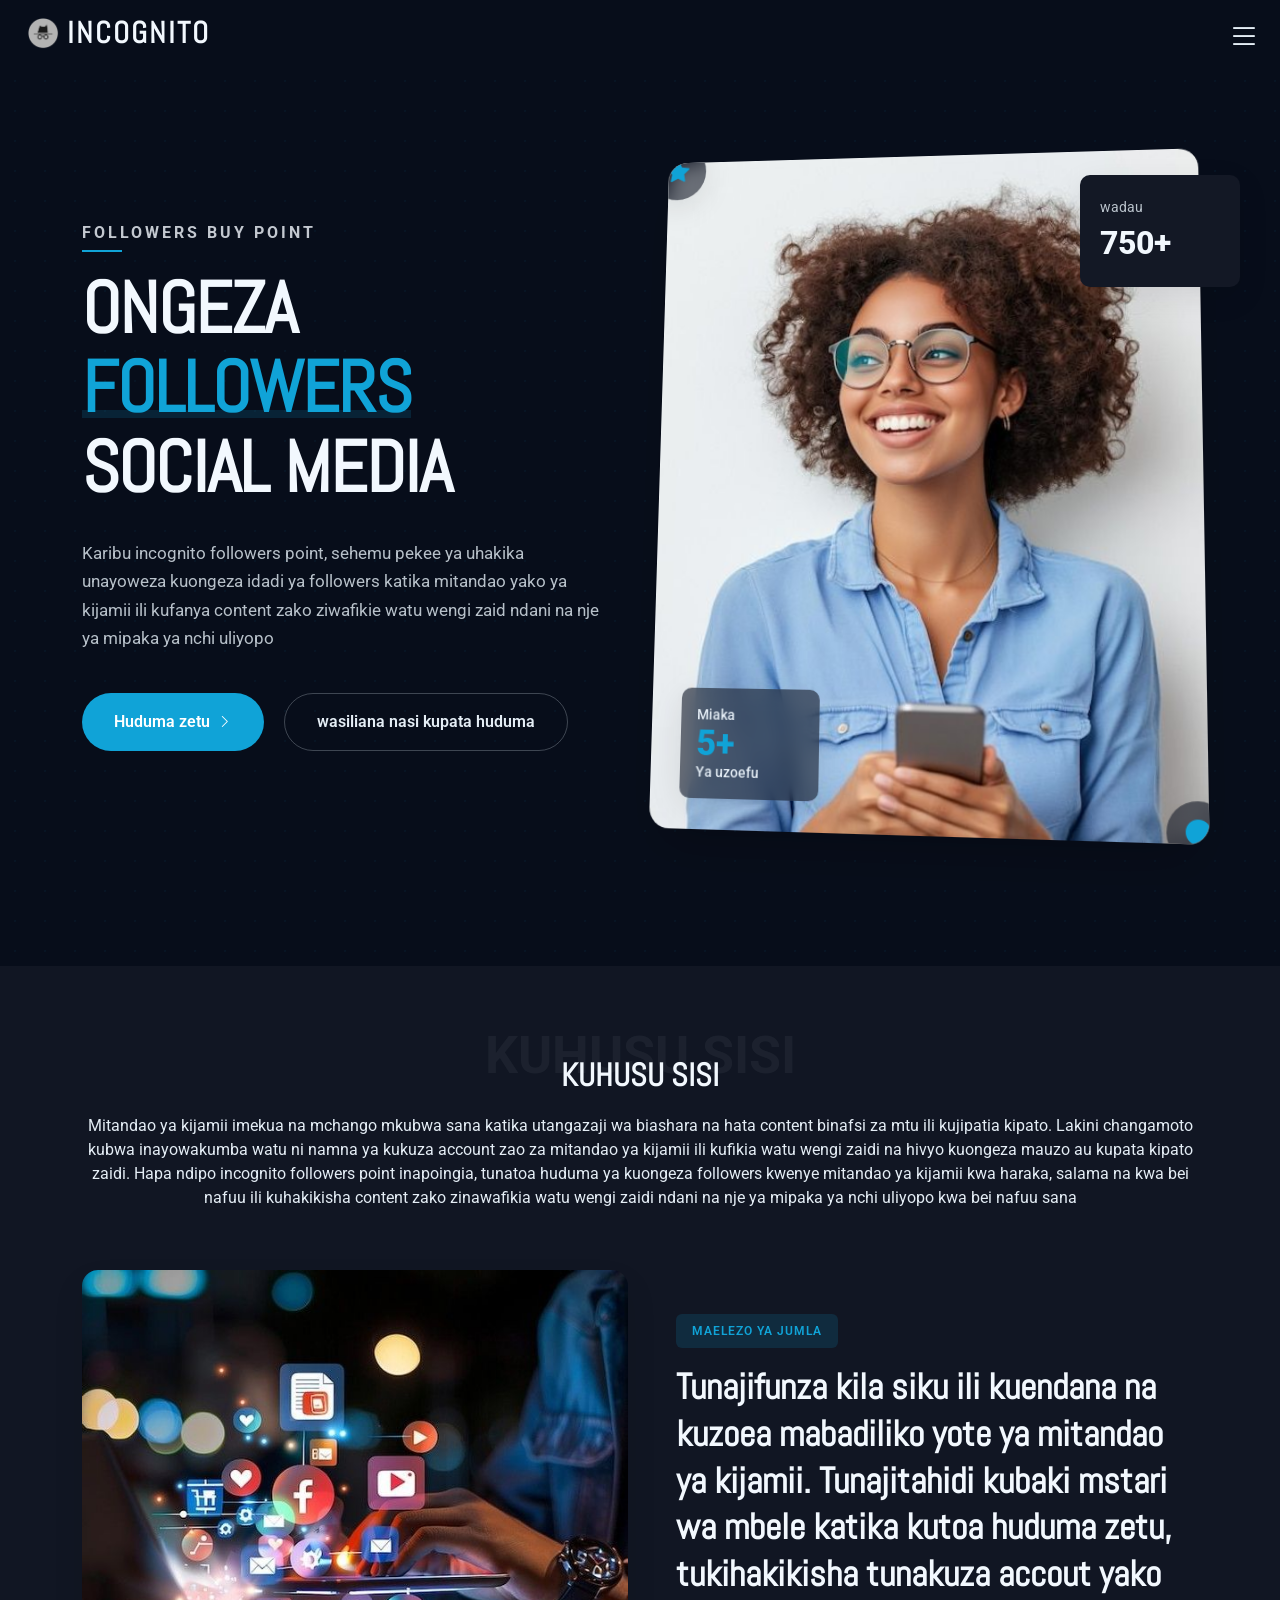
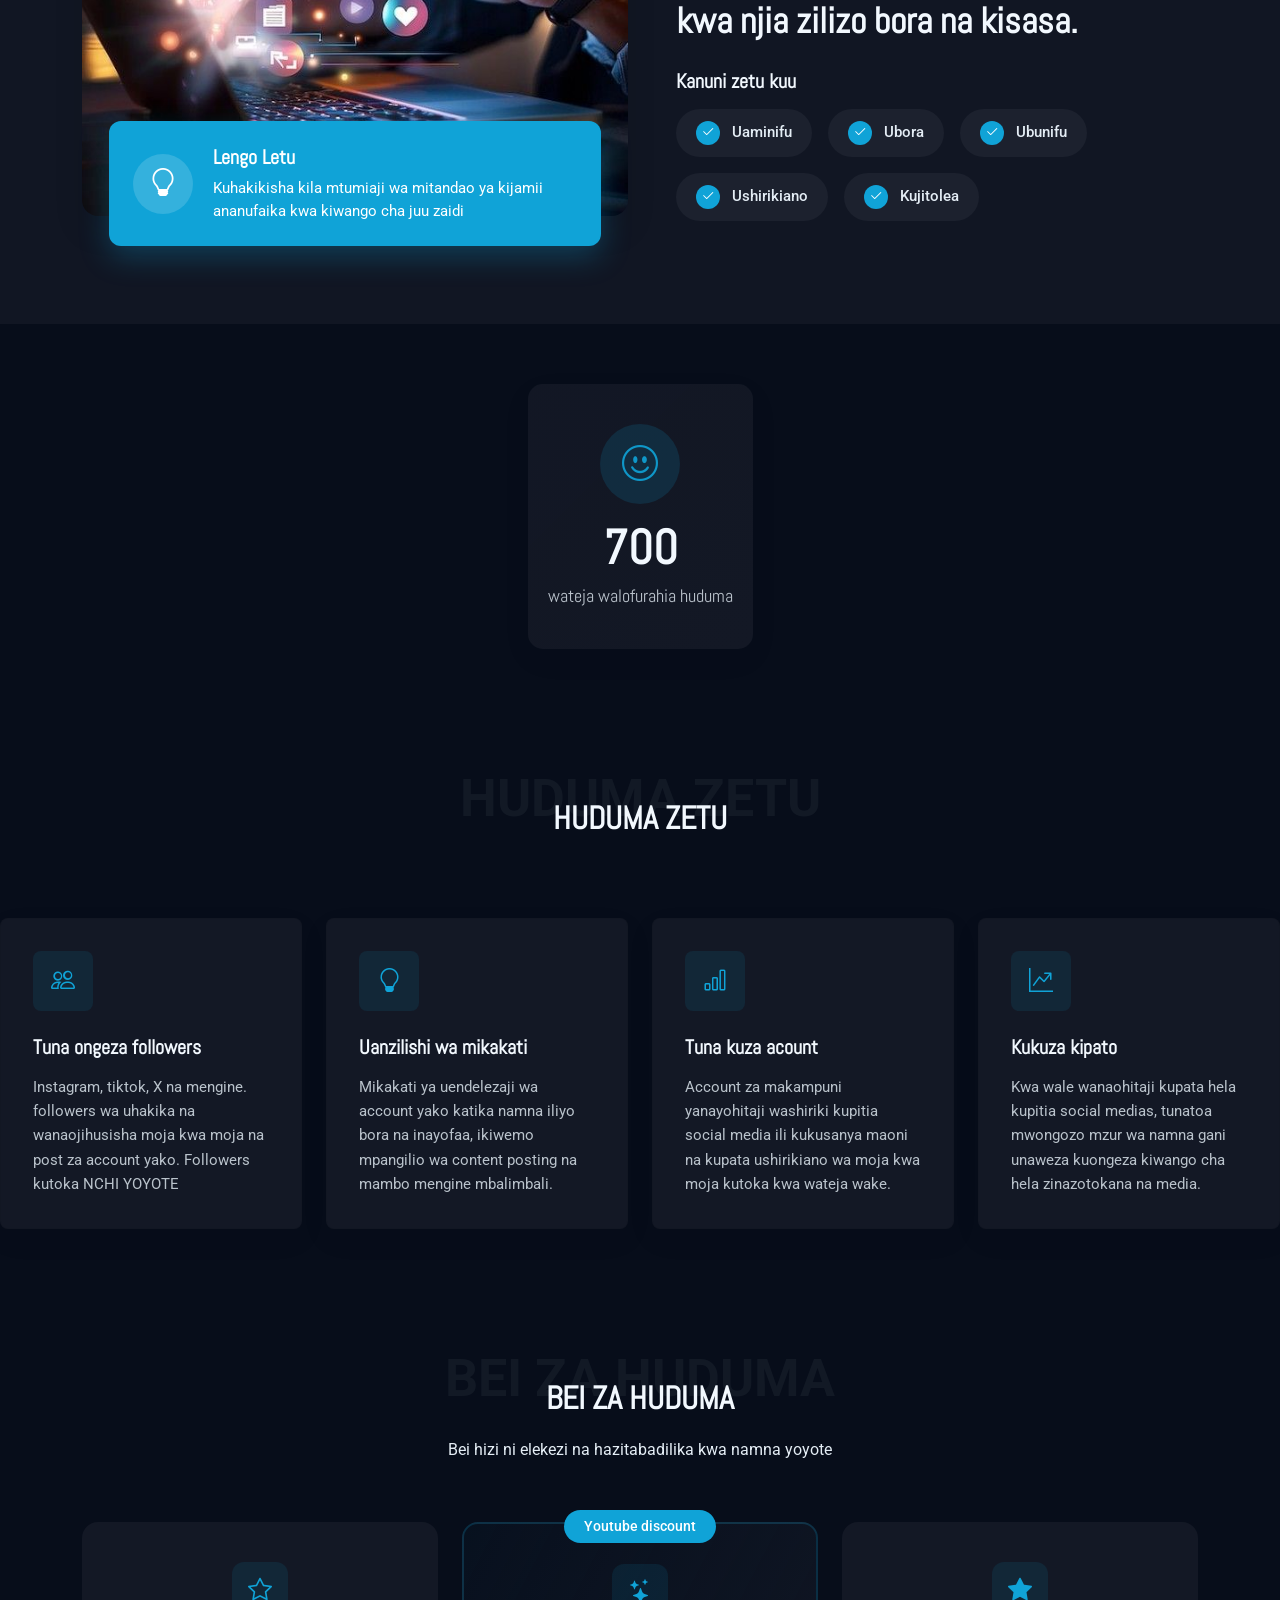
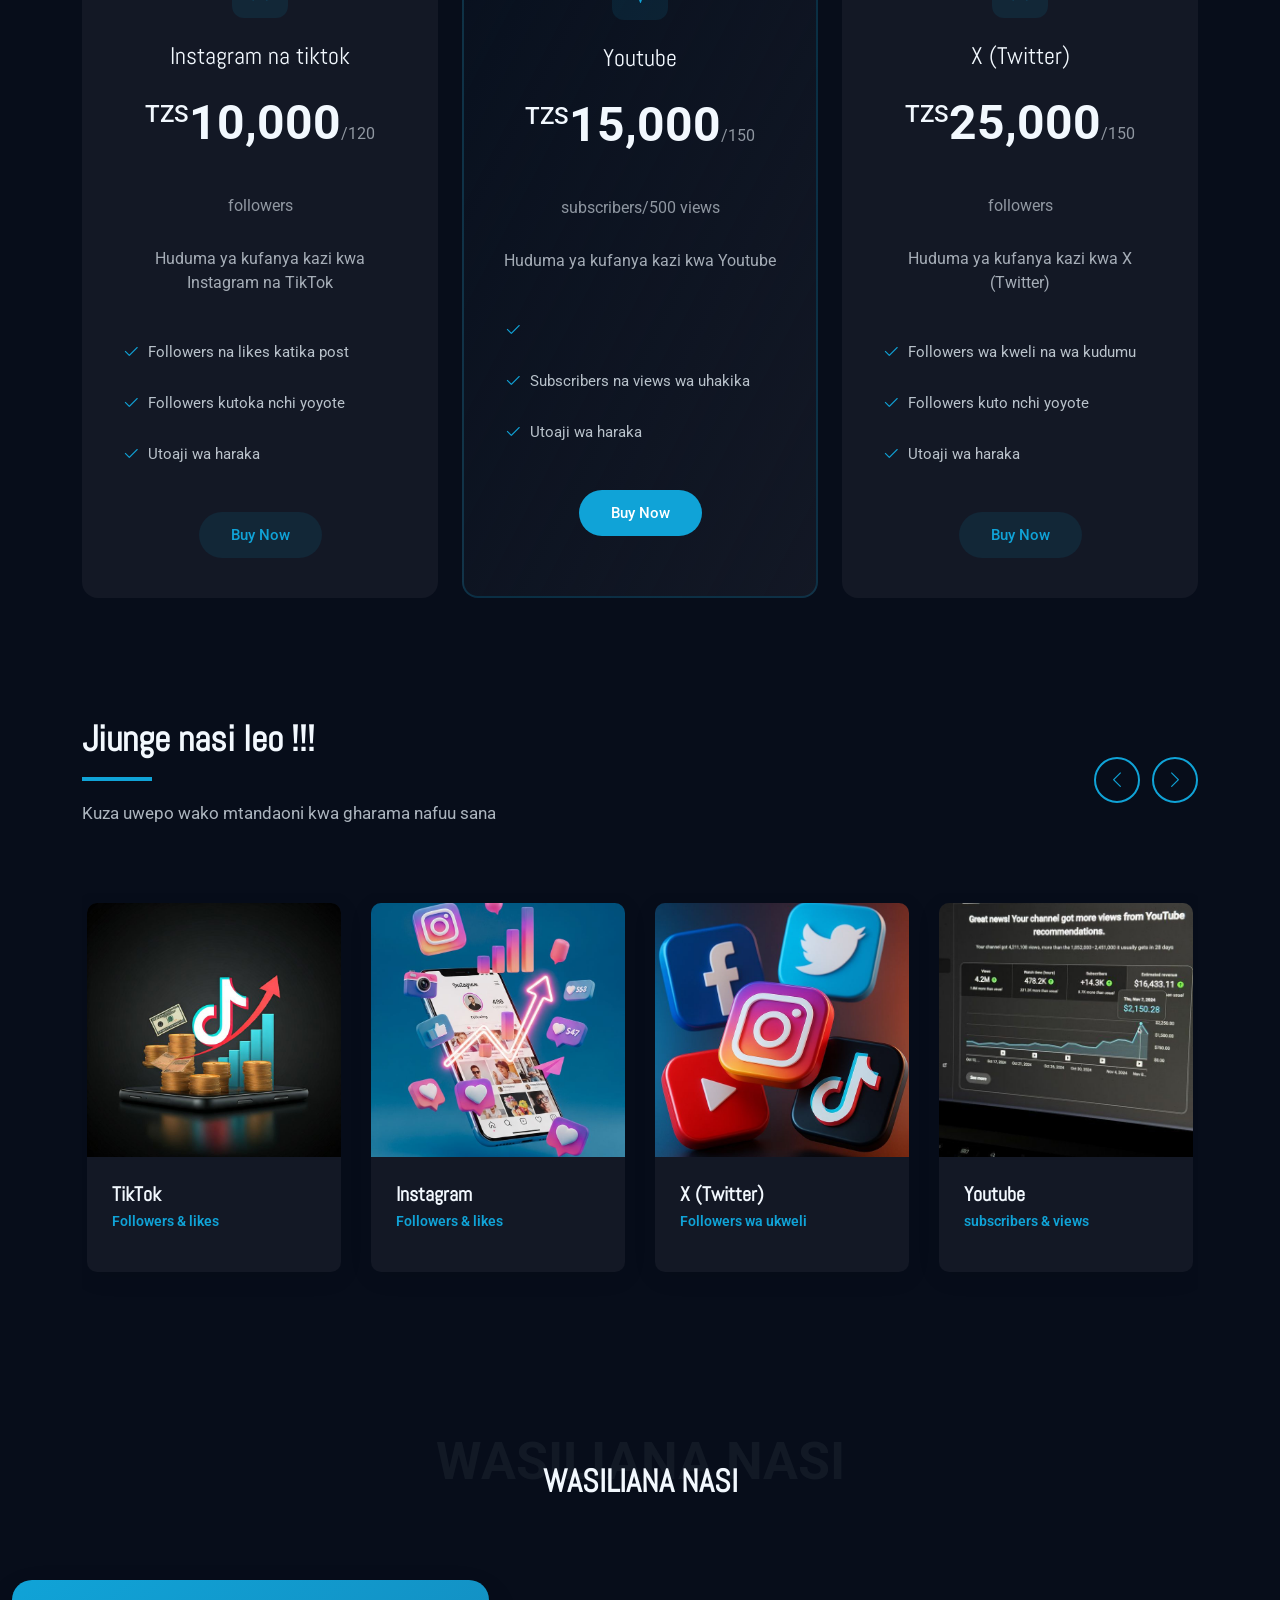
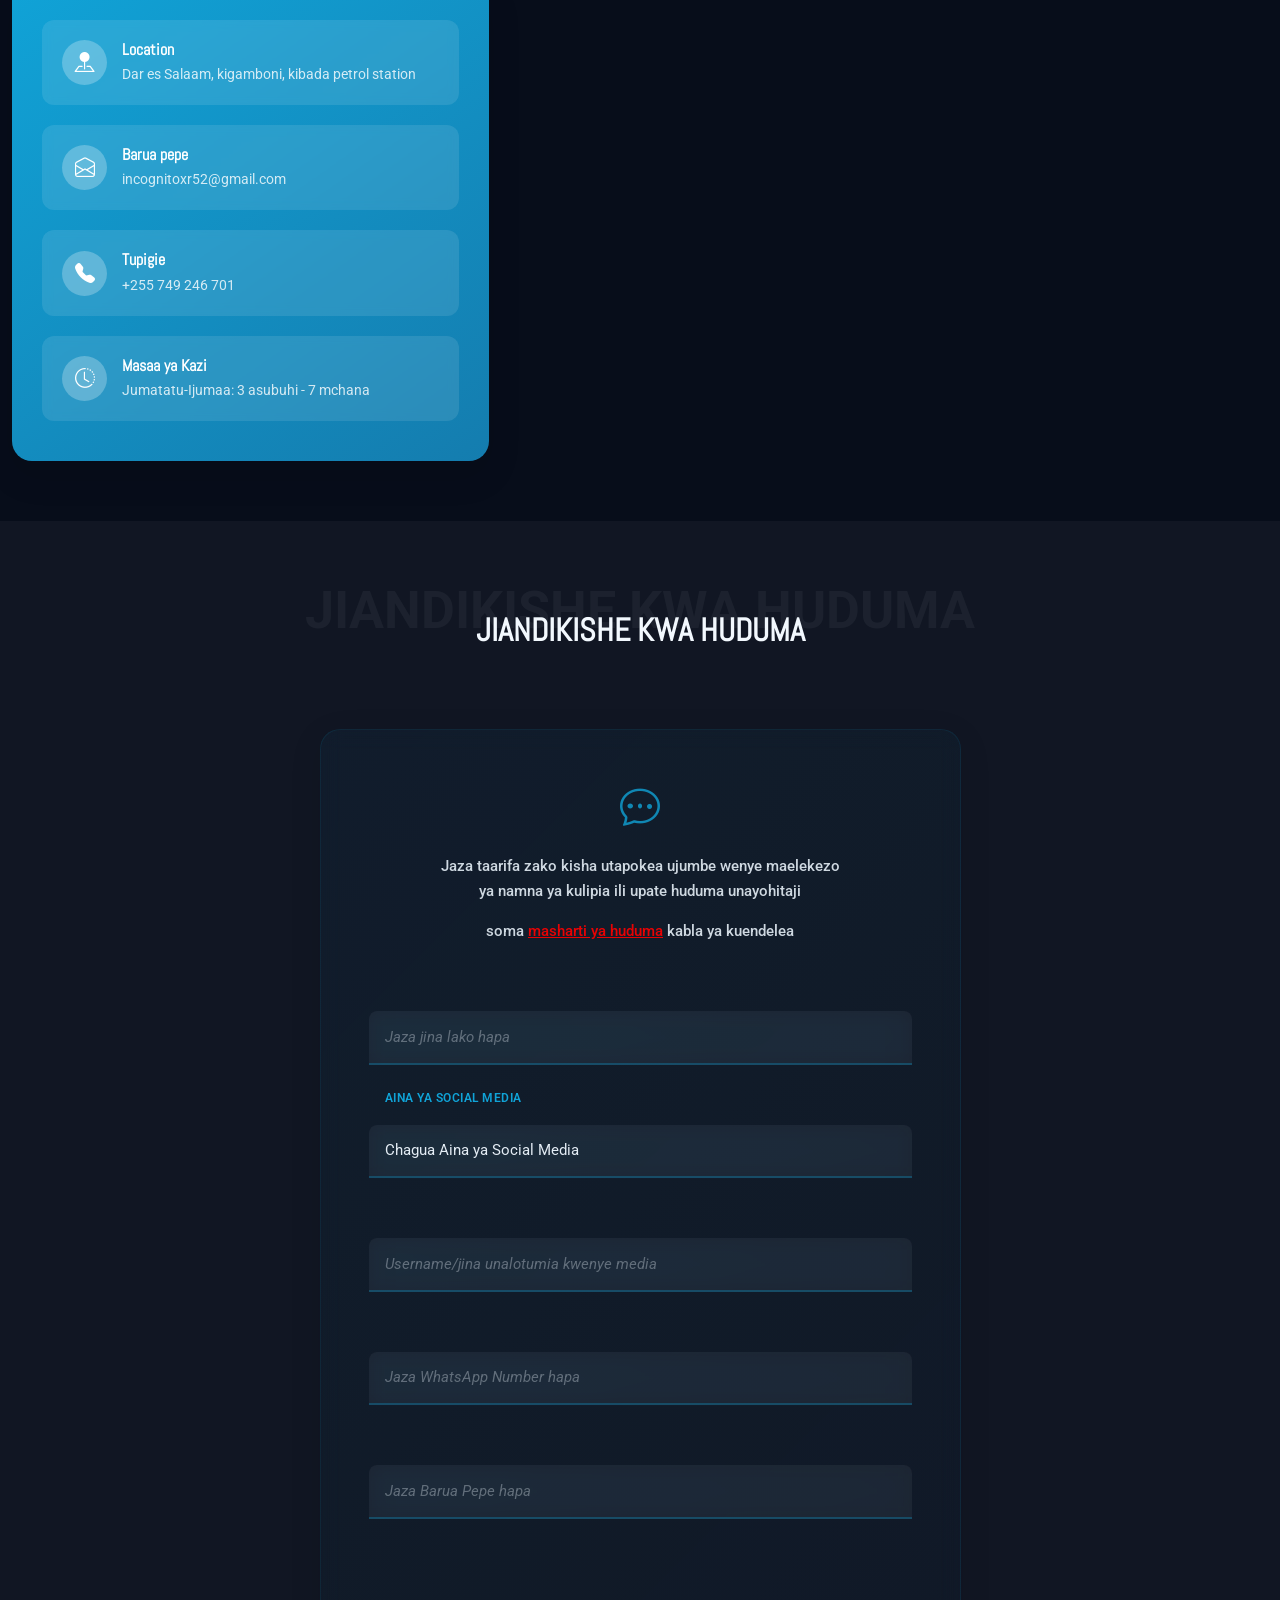
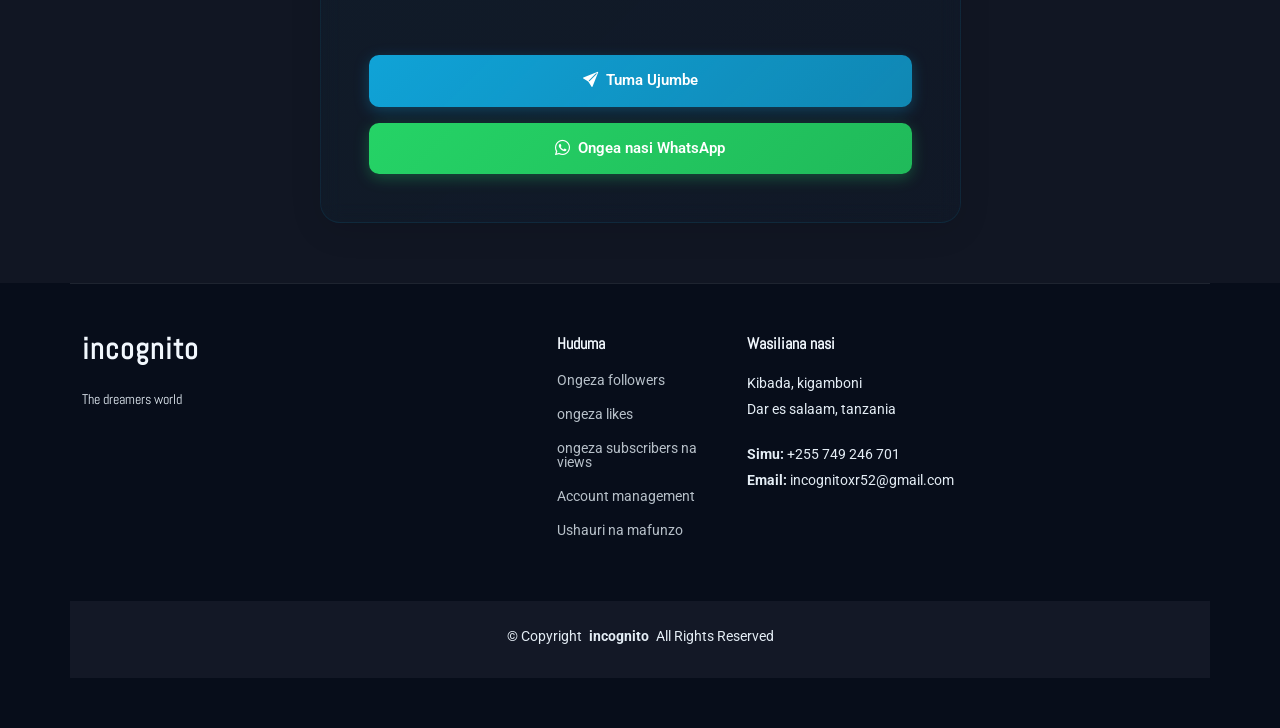
<file: index.html>
<!DOCTYPE html>
<html lang="sw">

<head>
  <meta charset="utf-8">
  <meta content="width=device-width, initial-scale=1.0" name="viewport">
  <title>Incognito - Ongeza Followers Social Media | Huduma za Mitandao ya Kijamii</title>
  <meta name="description" content="Incognito followers point - Sehemu pekee ya kuboresha mitandao yako ya kijamii. Ongeza followers haraka, salama na kwa bei nafuu kwenye Instagram, TikTok, YouTube na mengine.">
  <meta name="keywords" content="ongeza followers, instagram followers, tiktok followers, youtube subscribers, social media growth, karibu followers, mitandao kijamii, huduma followers tanzania">
  <meta name="author" content="Incognito">
  <meta name="robots" content="index, follow, max-snippet:-1, max-image-preview:large, max-video-preview:-1">
  <meta name="theme-color" content="#10a3d7">
  <meta name="apple-mobile-web-app-capable" content="yes">
  <meta name="apple-mobile-web-app-status-bar-style" content="black-translucent">

  <!-- Open Graph / Facebook -->
  <meta property="og:type" content="website">
  <meta property="og:url" content="https://maxterhub.xyz">
  <meta property="og:title" content="Incognito - Ongeza Followers Social Media">
  <meta property="og:description" content="Sehemu pekee ya kuboresha mitandao yako ya kijamii. Ongeza followers haraka, salama na kwa bei nafuu.">
  <meta property="og:image" content="assets/img/logo.webp">

  <!-- Twitter -->
  <meta property="twitter:card" content="summary_large_image">
  <meta property="twitter:url" content="https://maxterhub.xyz">
  <meta property="twitter:title" content="Incognito - Ongeza Followers Social Media">
  <meta property="twitter:description" content="Sehemu pekee ya kuboresha mitandao yako ya kijamii. Ongeza followers haraka, salama na kwa bei nafuu.">
  <meta property="twitter:image" content="assets/img/logo.webp">

  <!-- Canonical URL -->
  <link rel="canonical" href="https://maxterhub.xyz">

  <!-- Favicons -->
  <link href="assets/img/logo2.png" rel="icon">
  <link href="assets/img/logo2.png" rel="apple-touch-icon">

  <!-- Fonts -->
  <link href="https://fonts.googleapis.com" rel="preconnect">
  <link href="https://fonts.gstatic.com" rel="preconnect" crossorigin>
  <link href="https://fonts.googleapis.com/css2?family=Roboto:ital,wght@0,100;0,300;0,400;0,500;0,700;0,900;1,100;1,300;1,400;1,500;1,700;1,900&family=Mukta:wght@200;300;400;500;600;700;800&family=Abel:wght@400&display=swap" rel="stylesheet">

  <!-- Vendor CSS Files -->
  <link href="assets/vendor/bootstrap/css/bootstrap.min.css" rel="stylesheet">
  <link href="assets/vendor/bootstrap-icons/bootstrap-icons.css" rel="stylesheet">
  <link href="assets/vendor/aos/aos.css" rel="stylesheet">
  <link href="assets/vendor/swiper/swiper-bundle.min.css" rel="stylesheet">
  <link href="assets/vendor/glightbox/css/glightbox.min.css" rel="stylesheet">

  <!-- Main CSS File -->
  <link href="assets/css/main.css" rel="stylesheet">

  <!-- =======================================================
  * Template Name: Visible
  * Template URL: https://bootstrapmade.com/visible-bootstrap-agency-template/
  * Updated: May 22 2025 with Bootstrap v5.3.6
  * Author: BootstrapMade.com
  * License: https://bootstrapmade.com/license/
  ======================================================== -->
</head>
  
<!-- Google tag (gtag.js) -->
<script async src="https://www.googletagmanager.com/gtag/js?id=G-9QG4FQBC75"></script>
<script>
  window.dataLayer = window.dataLayer || [];
  function gtag(){dataLayer.push(arguments);}
  gtag('js', new Date());

  gtag('config', 'G-9QG4FQBC75');
</script>


<body class="index-page">

  <header id="header" class="header d-flex align-items-center position-relative">
    <div class="container-fluid position-relative d-flex align-items-center justify-content-between">

      <a href="index.html" class="logo d-flex align-items-center">
        <!-- Uncomment the line below if you also wish to use an image logo -->
        <img src="assets/img/logo2.png" alt="">
        <h1 class="sitename">incognito</h1>
      </a>

      <nav id="navmenu" class="navmenu">
        <ul>
          <li><a href="#hero">Nyumbani</a></li>
          <li><a href="#about">Kuhusu sisi</a></li>
          <li><a href="#services">Huduma zetu</a></li>
          <li><a href="#contact">wasiliana nasi</a></li>
          <li><a href="masharti ya huduma/">Masharti ya Huduma</a></li>
        </ul>
        <i class="mobile-nav-toggle d-xl-none bi bi-list"></i>
      </nav>

    </div>
  </header>

  <main class="main">

    <!-- Hero Section -->
    <section id="hero" class="hero section">
      <div class="container">
        <div class="row align-items-center">
          <div class="col-lg-6 hero-content" data-aos="fade-up" data-aos-delay="100">
            <div class="subtitle">
              <span>FOLLOWERS BUY POINT</span>
            </div>

            <h1 class="title">
              ONGEZA <span class="highlight">FOLLOWERS</span> SOCIAL MEDIA
            </h1>

            <div class="description">
              <p>Karibu incognito followers point, sehemu pekee ya uhakika unayoweza kuongeza idadi ya followers katika mitandao yako ya kijamii ili kufanya content zako ziwafikie watu wengi zaid ndani na nje ya mipaka ya nchi uliyopo</p>
            </div>

            <div class="hero-buttons">
              <a href="#services" class="primary-btn">
                Huduma zetu
                <i class="bi bi-chevron-right"></i>
              </a>
              <a href="#contact" class="secondary-btn">
                wasiliana nasi kupata huduma
              </a>
            </div>
          </div>

          <div class="col-lg-6 hero-visual" data-aos="fade-up" data-aos-delay="200">
            <div class="image-wrapper">
              <img src="assets/img/person/asa.jpg" alt="Creative Design" class="main-image">

              <div class="floating-element top-left">
                <i class="bi bi-star-fill"></i>
              </div>

              <div class="floating-element bottom-right">
                <i class="bi bi-circle-fill"></i>
              </div>

              <div class="experience-badge">
                <span class="text">Miaka</span>
                <span class="years">5+</span>
                <span class="text">Ya uzoefu</span>
              </div>
            </div>

            <div class="client-counter">
              <div class="counter-text">
                <span>wadau</span>
              </div>
              <div class="counter-number">
                <span>750+</span>
              </div>
              
            </div>
          </div>
        </div>
      </div>
    </section><!-- /Hero Section -->

    <!-- About Section -->
    <section id="about" class="about section light-background">

      <!-- Section Title -->
      <div class="container section-title" data-aos="fade-up">
        <span class="description-title">Kuhusu Sisi</span>
        <h2>Kuhusu Sisi</h2>
        <p>Mitandao ya kijamii imekua na mchango mkubwa sana katika utangazaji wa biashara na hata content binafsi za mtu ili kujipatia kipato. Lakini changamoto kubwa
          inayowakumba watu ni namna ya kukuza account zao za mitandao ya kijamii ili kufikia watu wengi zaidi na hivyo kuongeza mauzo au kupata kipato zaidi. 
          Hapa ndipo incognito followers point inapoingia, tunatoa huduma ya kuongeza followers kwenye mitandao ya kijamii kwa haraka, salama na kwa bei nafuu ili kuhakikisha content zako 
          zinawafikia watu wengi zaidi ndani na nje ya mipaka ya nchi uliyopo kwa bei nafuu sana</p>
        </p>
      </div><!-- End Section Title -->

      <div class="container" data-aos="fade-up" data-aos-delay="100">

        <div class="row align-items-center gy-5">
          <div class="col-lg-6" data-aos="fade-up" data-aos-delay="100">
            <div class="about-image-wrapper position-relative">
              <img src="assets/img/person/po.jpg" alt="About Us" class="img-fluid rounded-4">
              <div class="mission-card">
                <div class="mission-icon">
                  <i class="bi bi-lightbulb"></i>
                </div>
                <div class="mission-content">
                  <h4>Lengo Letu</h4>
                  <p>Kuhakikisha kila mtumiaji wa mitandao ya kijamii ananufaika kwa kiwango cha juu zaidi</p>
                </div>
              </div>
            </div>
          </div>

          <div class="col-lg-6" data-aos="fade-up" data-aos-delay="200">
            <div class="about-content ps-lg-4">
              <div class="tag-badge" data-aos="fade-up" data-aos-delay="100">MAELEZO YA JUMLA</div>
              <h2 class="mb-4" data-aos="fade-up" data-aos-delay="200">Tunajifunza kila siku ili kuendana na kuzoea mabadiliko yote ya mitandao ya kijamii. Tunajitahidi kubaki mstari wa mbele katika kutoa huduma zetu, 
                tukihakikisha tunakuza accout yako kwa njia zilizo bora na kisasa.</h2>

              <h4 class="values-title mt-4 mb-3" data-aos="fade-up" data-aos-delay="400">Kanuni zetu kuu</h4>

              <div class="values-list" data-aos="fade-up" data-aos-delay="500">
                <div class="value-item">
                  <div class="value-icon"><i class="bi bi-check2"></i></div>
                  <span class="value-text">Uaminifu</span>
                </div>
                <div class="value-item">
                  <div class="value-icon"><i class="bi bi-check2"></i></div>
                  <span class="value-text">Ubora</span>
                </div>
                <div class="value-item">
                  <div class="value-icon"><i class="bi bi-check2"></i></div>
                  <span class="value-text">Ubunifu</span>
                </div>
                <div class="value-item">
                  <div class="value-icon"><i class="bi bi-check2"></i></div>
                  <span class="value-text">Ushirikiano</span>
                </div>
                <div class="value-item">
                  <div class="value-icon"><i class="bi bi-check2"></i></div>
                  <span class="value-text">Kujitolea</span>
                </div>
              </div>
            </div>
          </div>
        </div>

      </div>

    </section><!-- /About Section -->

    <!-- Stats Section -->
    <section id="stats" class="stats section">

      <div class="container" data-aos="fade-up" data-aos-delay="100">

        <div class="row justify-content-center">
          <div class="col-lg-10">
            <div class="stats-wrapper d-flex justify-content-center">
              <div class="stats-item" data-aos="zoom-in" data-aos-delay="150">
                <div class="icon-wrapper">
                  <i class="bi bi-emoji-smile"></i>
                </div>
                <span data-purecounter-start="0" data-purecounter-end="700" data-purecounter-duration="1" class="purecounter"></span>
                <p>wateja walofurahia huduma</p>
              </div><!-- End Stats Item -->

            
            </div>
          </div>
        </div>

      </div>

    </section><!-- /Stats Section -->

    <!-- Services Section -->
    <section id="services" class="services section">

      <!-- Section Title -->
      <div class="container section-title" data-aos="fade-up">
        <span class="description-title">Huduma zetu</span>
        <h2>Huduma zetu</h2>
        <!-- <p>Necessitatibus eius consequatur ex aliquid fuga eum quidem sint consectetur velit</p> -->
      </div><!-- End Section Title -->

      

        <div class="row g-4">
          
          <div class="col-lg-3 col-md-6" data-aos="fade-up" data-aos-delay="300">
            <div class="service-card">
              <div class="service-card-inner">
                <div class="service-icon">
                  <i class="bi bi-people"></i>
                </div>
                <h3>Tuna ongeza followers</h3>
                <p>Instagram, tiktok, X na mengine. followers wa uhakika na wanaojihusisha moja kwa moja na post za account yako. Followers kutoka NCHI YOYOTE</p>
              </div>
            </div>
          </div>
          
          <div class="col-lg-3 col-md-6" data-aos="fade-up" data-aos-delay="100">
            <div class="service-card">
              <div class="service-card-inner">
                <div class="service-icon">
                  <i class="bi bi-lightbulb"></i>
                </div>
                <h3>Uanzilishi wa mikakati</h3>
                <p>Mikakati ya uendelezaji wa account yako katika namna iliyo bora na inayofaa, ikiwemo mpangilio wa content posting na mambo mengine mbalimbali.</p>
              </div>
            </div>
          </div>

          <div class="col-lg-3 col-md-6" data-aos="fade-up" data-aos-delay="200">
            <div class="service-card">
              <div class="service-card-inner">
                <div class="service-icon">
                  <i class="bi bi-bar-chart"></i>
                </div>
                <h3>Tuna kuza acount</h3>
                <p>Account za makampuni yanayohitaji washiriki kupitia social media ili kukusanya maoni na kupata ushirikiano wa moja kwa moja kutoka kwa wateja wake.</p>
              </div>
            </div>
          </div>

          

          <div class="col-lg-3 col-md-6" data-aos="fade-up" data-aos-delay="400">
            <div class="service-card">
              <div class="service-card-inner">
                <div class="service-icon">
                  <i class="bi bi-graph-up-arrow"></i>
                </div>
                <h3>Kukuza kipato</h3>
                <p>Kwa wale wanaohitaji kupata hela kupitia social medias, tunatoa mwongozo mzur wa namna gani unaweza kuongeza kiwango cha hela zinazotokana na media.</p>
              </div>
            </div>
          </div>
        </div>

      </div>

    </section><!-- /Services Section -->

    

    <!-- Pricing Section -->
    <section id="pricing" class="pricing section">

      <!-- Section Title -->
      <div class="container section-title" data-aos="fade-up">
        <span class="description-title">Bei za huduma</span>
        <h2>Bei za huduma</h2>
        <p>Bei hizi ni elekezi na hazitabadilika kwa namna yoyote</p>
      </div><!-- End Section Title -->

      <div class="container" data-aos="fade-up" data-aos-delay="100">

        <div class="row gy-4 justify-content-center">

          <!-- Basic Plan -->
          <div class="col-lg-4 col-md-6" data-aos="fade-up" data-aos-delay="100">
            <div class="pricing-item">
              <div class="pricing-icon">
                <i class="bi bi-star"></i>
              </div>
              <h3>Instagram na tiktok</h3>
              <div class="price">
                <span class="currency">TZS</span>10,000<span class="period">/120 followers</span>
              </div>
              <p class="description">Huduma ya kufanya kazi kwa Instagram na TikTok</p>
              <ul class="features-list">
                <li>
                  <i class="bi bi-check2"></i>
                  Followers na likes katika post
                </li>
                <li>
                  <i class="bi bi-check2"></i>
                  Followers kutoka nchi yoyote
                </li>
                <li>
                  <i class="bi bi-check2"></i>
                  Utoaji wa haraka
                </li>
              </ul>
              <a href="#form-section" class="btn-pricing">Buy Now</a>
            </div>
          </div><!-- End Basic Plan -->

          <!-- Professional Plan -->
          <div class="col-lg-4 col-md-6" data-aos="fade-up" data-aos-delay="200">
            <div class="pricing-item featured">
              <div class="pricing-badge">Youtube discount</div>
              <div class="pricing-icon">
                <i class="bi bi-stars"></i>
              </div>
              <h3>Youtube</h3>
              <div class="price">
                <span class="currency">TZS</span>15,000<span class="period">/150 subscribers/500 views</span>
              </div>
              <p class="description">Huduma ya kufanya kazi kwa Youtube</p>
              <ul class="features-list">
                <li>
                  <i class="bi bi-check2"></i>
                  
                </li>
                <li>
                  <i class="bi bi-check2"></i>
                  Subscribers na views wa uhakika
                </li>
                <li>
                  <i class="bi bi-check2"></i>
                  Utoaji wa haraka
                </li>
              </ul>
              <a href="#form-section" class="btn-pricing">Buy Now</a>
            </div>
          </div><!-- End Professional Plan -->

          <!-- Ultimate Plan -->
          <div class="col-lg-4 col-md-6" data-aos="fade-up" data-aos-delay="300">
            <div class="pricing-item">
              <div class="pricing-icon">
                <i class="bi bi-star-fill"></i>
              </div>
              <h3>X (Twitter)</h3>
              <div class="price">
                <span class="currency">TZS</span>25,000<span class="period">/150 followers</span>
              </div>
              <p class="description">Huduma ya kufanya kazi kwa X (Twitter)</p>
              <ul class="features-list">
                <li>
                  <i class="bi bi-check2"></i>
                  Followers wa kweli na wa kudumu
                </li>
                <li>
                  <i class="bi bi-check2"></i>
                  Followers kuto nchi yoyote
                </li>
                <li>
                  <i class="bi bi-check2"></i>
                  Utoaji wa haraka
                </li>
              </ul>
              <a href="#form-section" class="btn-pricing">Buy Now</a>
            </div>
          </div><!-- End Ultimate Plan -->

        </div>

      </div>

    </section><!-- /Pricing Section -->

    

    <!-- Team Section-->
    <section id="team" class="team section">

      <div class="container" data-aos="fade-up" data-aos-delay="100">

        <div class="team-header" data-aos="fade-up" data-aos-delay="200">
          <div class="row align-items-center">
            <div class="col-lg-6">
              <h2>Jiunge nasi leo !!!</h2>
              <p>Kuza uwepo wako mtandaoni kwa gharama nafuu sana</p>
            </div>
            <div class="col-lg-6 d-flex justify-content-lg-end">
              <div class="team-controls">
                <button class="team-control-btn team-prev"><i class="bi bi-chevron-left"></i></button>
                <button class="team-control-btn team-next"><i class="bi bi-chevron-right"></i></button>
              </div>
            </div>
          </div>
        </div>

        <div class="team-slider swiper init-swiper" data-aos="fade-up" data-aos-delay="300">
          <script type="application/json" class="swiper-config">
            {
              "loop": true,
              "speed": 700,
              "autoplay": {
                "delay": 5000
              },
              "slidesPerView": 1,
              "spaceBetween": 30,
              "navigation": {
                "nextEl": ".team-next",
                "prevEl": ".team-prev"
              },
              "breakpoints": {
                "576": {
                  "slidesPerView": 2,
                  "spaceBetween": 20
                },
                "992": {
                  "slidesPerView": 3,
                  "spaceBetween": 30
                },
                "1200": {
                  "slidesPerView": 4,
                  "spaceBetween": 30
                }
              }
            }
          </script>
          <div class="swiper-wrapper">

            <div class="swiper-slide">
              <div class="team-member">
                <div class="member-image">
                  <img src="assets/img/person/ddd.jpg" class="img-fluid" alt="" loading="lazy">
                </div>
                <div class="member-content">
                  <h3>TikTok</h3>
                  <span>Followers & likes</span>
                </div>
              </div>
            </div><!-- End slide item -->

            <div class="swiper-slide">
              <div class="team-member">
                <div class="member-image">
                  <img src="assets/img/person/ins.jpg" class="img-fluid" alt="" loading="lazy">
                </div>
                <div class="member-content">
                  <h3>Instagram</h3>
                  <span>Followers & likes</span>
                </div>
              </div>
            </div><!-- End slide item -->

            <div class="swiper-slide">
              <div class="team-member">
                <div class="member-image">
                  <img src="assets/img/person/ccc.jpg" class="img-fluid" alt="" loading="lazy">
                </div>
                <div class="member-content">
                  <h3>X (Twitter)</h3>
                  <span>Followers wa ukweli</span>
                </div>
              </div>
            </div><!-- End slide item -->

            

            <div class="swiper-slide">
              <div class="team-member">
                <div class="member-image">
                  <img src="assets/img/person/bbb.jpg" class="img-fluid" alt="" loading="lazy">
                </div>
                <div class="member-content">
                  <h3>Youtube</h3>
                  <span>subscribers & views</span>
                  
                </div>
              </div>
            </div><!-- End slide item -->

            
          </div>
        </div>

      </div>
    </section><!-- /Team Section -->

    <!-- Contact Section -->
    <section id="contact" class="contact section">
      <!-- Section Title -->
      <div class="container section-title" data-aos="fade-up">
        <span class="description-title">Wasiliana nasi</span>
        <h2>Wasiliana nasi</h2>
      </div><!-- End Section Title -->

      <div class="container">
        <div class="contact-wrapper">
          <div class="contact-info-panel">
            <!--<div class="contact-info-header">
              <h3>Contact Information</h3>
              <p>Dignissimos deleniti accusamus rerum voluptate. Dignissimos rerum sit maiores reiciendis voluptate inventore ut.</p>
            </div>-->

            <div class="contact-info-cards">
              <div class="info-card">
                <div class="icon-container">
                  <i class="bi bi-pin-map-fill"></i>
                </div>
                <div class="card-content">
                  <h4>Location</h4>
                  <p>Dar es Salaam, kigamboni, kibada petrol station</p>
                </div>
              </div>

              <div class="info-card">
                <div class="icon-container">
                  <i class="bi bi-envelope-open"></i>
                </div>
                <div class="card-content">
                  <h4>Barua pepe</h4>
                  <p>incognitoxr52@gmail.com</p>
                </div>
              </div>

              <div class="info-card">
                <div class="icon-container">
                  <i class="bi bi-telephone-fill"></i>
                </div>
                <div class="card-content">
                  <h4>Tupigie</h4>
                  <p>+255 749 246 701</p>
                </div>
              </div>

              <div class="info-card">
                <div class="icon-container">
                  <i class="bi bi-clock-history"></i>
                </div>
                <div class="card-content">
                  <h4>Masaa ya Kazi</h4>
                  <p>Jumatatu-Ijumaa: 3 asubuhi - 7 mchana</p>
                </div>
              </div>
            </div>
          </div>

          
        </div>
      </div>
    </section><!-- /Contact Section -->

    <!-- Form Section -->
    <section id="form-section" class="form-section section light-background">
      <!-- Section Title -->
      <div class="container section-title" data-aos="fade-up">
        <span class="description-title">Jiandikishe kwa Huduma</span>
        <h2>Jiandikishe kwa Huduma</h2>
      </div><!-- End Section Title -->

      <div class="container" data-aos="fade-up" data-aos-delay="100">
        <div class="row justify-content-center">
          <div class="col-lg-7">
            <div class="elegant-form-wrapper">
              <div class="form-intro">
                <i class="bi bi-chat-dots"></i>
                <p>Jaza taarifa zako kisha utapokea ujumbe wenye maelekezo ya namna ya kulipia ili upate huduma unayohitaji</p>
                <p>soma <a href="masharti ya huduma/"><span style="color: red; text-decoration: underline;">masharti ya huduma</span></a> kabla ya kuendelea</p>
              </div>

              <form id="contactForm" action="https://formspree.io/f/mbdaqbnz" method="POST" class="php-email-form elegant-form">
                <div class="form-row">
                  <div class="form-group">
                    <input type="text" class="form-control elegant-input" id="nameInput" name="name" placeholder="Jaza jina lako hapa" required="">
                    <span class="form-label">Jina Lako</span>
                    <span class="form-line"></span>
                  </div>
                </div>

                <div class="form-row">
                  <div class="form-group">
                    <select class="form-control elegant-input" id="socialMediaType" name="social_media_type" required="">
                      <option value="">Chagua Aina ya Social Media</option>
                      <option value="Instagram">📷 Instagram</option>
                      <option value="TikTok">🎵 TikTok</option>
                      <option value="YouTube">▶️ YouTube</option>
                      <option value="Twitter/X">𝕏 Twitter/X</option>
                    </select>
                    <span class="form-label">Aina ya Social Media</span>
                    <span class="form-line"></span>
                  </div>
                </div>

                <div class="form-row">
                  <div class="form-group">
                    <input type="text" class="form-control elegant-input" id="usernameInput" name="username" placeholder="Username/jina unalotumia kwenye media" required="">
                    <span class="form-label">Username</span>
                    <span class="form-line"></span>
                  </div>
                </div>

                <div class="form-row">
                  <div class="form-group">
                    <input type="tel" class="form-control elegant-input" id="whatsappInput" name="whatsapp_number" placeholder="Jaza WhatsApp Number hapa" required="">
                    <span class="form-label">WhatsApp Number</span>
                    <span class="form-line"></span>
                  </div>
                </div>

                <div class="form-row">
                  <div class="form-group">
                    <input type="email" class="form-control elegant-input" id="emailInput" name="email" placeholder="Jaza Barua Pepe hapa" required="">
                    <span class="form-label">Barua Pepe</span>
                    <span class="form-line"></span>
                  </div>
                </div>

                <div class="form-messages">
                  <div class="loading" style="display: none;"><i class="bi bi-hourglass-split"></i> Inajituma...</div>
                  <div class="error-message" style="display: none;"><i class="bi bi-exclamation-circle"></i> <span>Kulikuwa na tatizo, jaribu tena.</span></div>
                  <div class="sent-message" style="display: none;"><i class="bi bi-check-circle"></i> Ujumbe wako umejituma. Asante sana!</div>
                </div>

                <div class="form-actions">
                  <button type="submit" class="btn btn-elegant-primary">
                    <i class="bi bi-send-fill"></i> Tuma Ujumbe
                  </button>
                  <a href="https://wa.me/255749246701?text=Habari, nahitaji huduma zako" target="_blank" class="btn btn-elegant-whatsapp">
                    <i class="bi bi-whatsapp"></i> Ongea nasi WhatsApp
                  </a>
                </div>
              </form>
            </div>
          </div>
        </div>
      </div>
    </section><!-- /Form Section -->

  </main>

  <footer id="footer" class="footer">

    <div class="container footer-top">
      <div class="row gy-4">
        <div class="col-lg-5 col-md-12 footer-about">
          <a href="index.html" class="logo d-flex align-items-center">
            <span class="sitename">incognito</span>
          </a>
          <p>The dreamers world</p>
          
        </div>

        

        <div class="col-lg-2 col-6 footer-links">
          <h4>Huduma</h4>
          <ul>
            <li><a href="#">Ongeza followers</a></li>
            <li><a href="#">ongeza likes</a></li>
            <li><a href="#">ongeza subscribers na views</a></li>
            <li><a href="#">Account management</a></li>
            <li><a href="#">Ushauri na mafunzo</a></li>
          </ul>
        </div>

        <div class="col-lg-3 col-md-12 footer-contact text-center text-md-start">
          <h4>Wasiliana nasi</h4>
          <p>Kibada, kigamboni</p>
          <p>Dar es salaam, tanzania</p>
          <p class="mt-4"><strong>Simu:</strong> <span>+255 749 246 701</span></p>
          <p><strong>Email:</strong> <span>incognitoxr52@gmail.com</span></p>
        </div>

      </div>
    </div>

    <div class="container copyright text-center mt-4">
      <p>© <span>Copyright</span> <strong class="px-1 sitename">incognito</strong> <span>All Rights Reserved</span></p>
      <div class="credits">
        <!-- All the links in the footer should remain intact. -->
        <!-- You can delete the links only if you've purchased the pro version. -->
        <!-- Licensing information: https://bootstrapmade.com/license/ -->
        <!-- Purchase the pro version with working PHP/AJAX contact form: [buy-url] -->
        <!--Designed by <a href="https://bootstrapmade.com/">BootstrapMade</a>-->
      </div>
    </div>

  </footer>

  <!-- Scroll Top -->
  <a href="#" id="scroll-top" class="scroll-top d-flex align-items-center justify-content-center"><i class="bi bi-arrow-up-short"></i></a>

  <!-- Preloader -->
  <div id="preloader"></div>

  <!-- Vendor JS Files -->
  <script src="assets/vendor/bootstrap/js/bootstrap.bundle.min.js"></script>
  <script src="assets/vendor/php-email-form/validate.js"></script>
  <script src="assets/vendor/aos/aos.js"></script>
  <script src="assets/vendor/purecounter/purecounter_vanilla.js"></script>
  <script src="assets/vendor/imagesloaded/imagesloaded.pkgd.min.js"></script>
  <script src="assets/vendor/isotope-layout/isotope.pkgd.min.js"></script>
  <script src="assets/vendor/swiper/swiper-bundle.min.js"></script>
  <script src="assets/vendor/glightbox/js/glightbox.min.js"></script>

  <!-- Main JS File -->
  <script src="assets/js/main.js"></script>

  <!-- Form Handler Script -->
  <script>
    const contactForm = document.getElementById('contactForm');
    
    if (contactForm) {
      contactForm.addEventListener('submit', function(e) {
        e.preventDefault();

        const loading = this.querySelector('.loading');
        const errorMsg = this.querySelector('.error-message');
        const successMsg = this.querySelector('.sent-message');

        loading.style.display = 'block';
        errorMsg.style.display = 'none';
        successMsg.style.display = 'none';

        // Collect form data
        const formData = new FormData(this);

        // Submit to Formspree
        fetch(this.action, {
          method: 'POST',
          body: formData,
          headers: {
            'Accept': 'application/json'
          }
        }).then(response => {
          loading.style.display = 'none';
          errorMsg.style.display = 'none';
          successMsg.style.display = 'block';
          contactForm.reset();
          // Hide success message after 8 seconds
          setTimeout(() => {
            successMsg.style.display = 'none';
          }, 8000);
        }).catch(error => {
          loading.style.display = 'none';
          errorMsg.style.display = 'none';
          successMsg.style.display = 'block';
          contactForm.reset();
          setTimeout(() => {
            successMsg.style.display = 'none';
          }, 8000);
        });
      });
    }
  </script>

  <style>
    /* Hide error message completely */
    .form-messages .error-message {
      display: none !important;
      visibility: hidden !important;
      position: absolute !important;
      pointer-events: none !important;
    }
  </style>

</body>

</html>
</file>
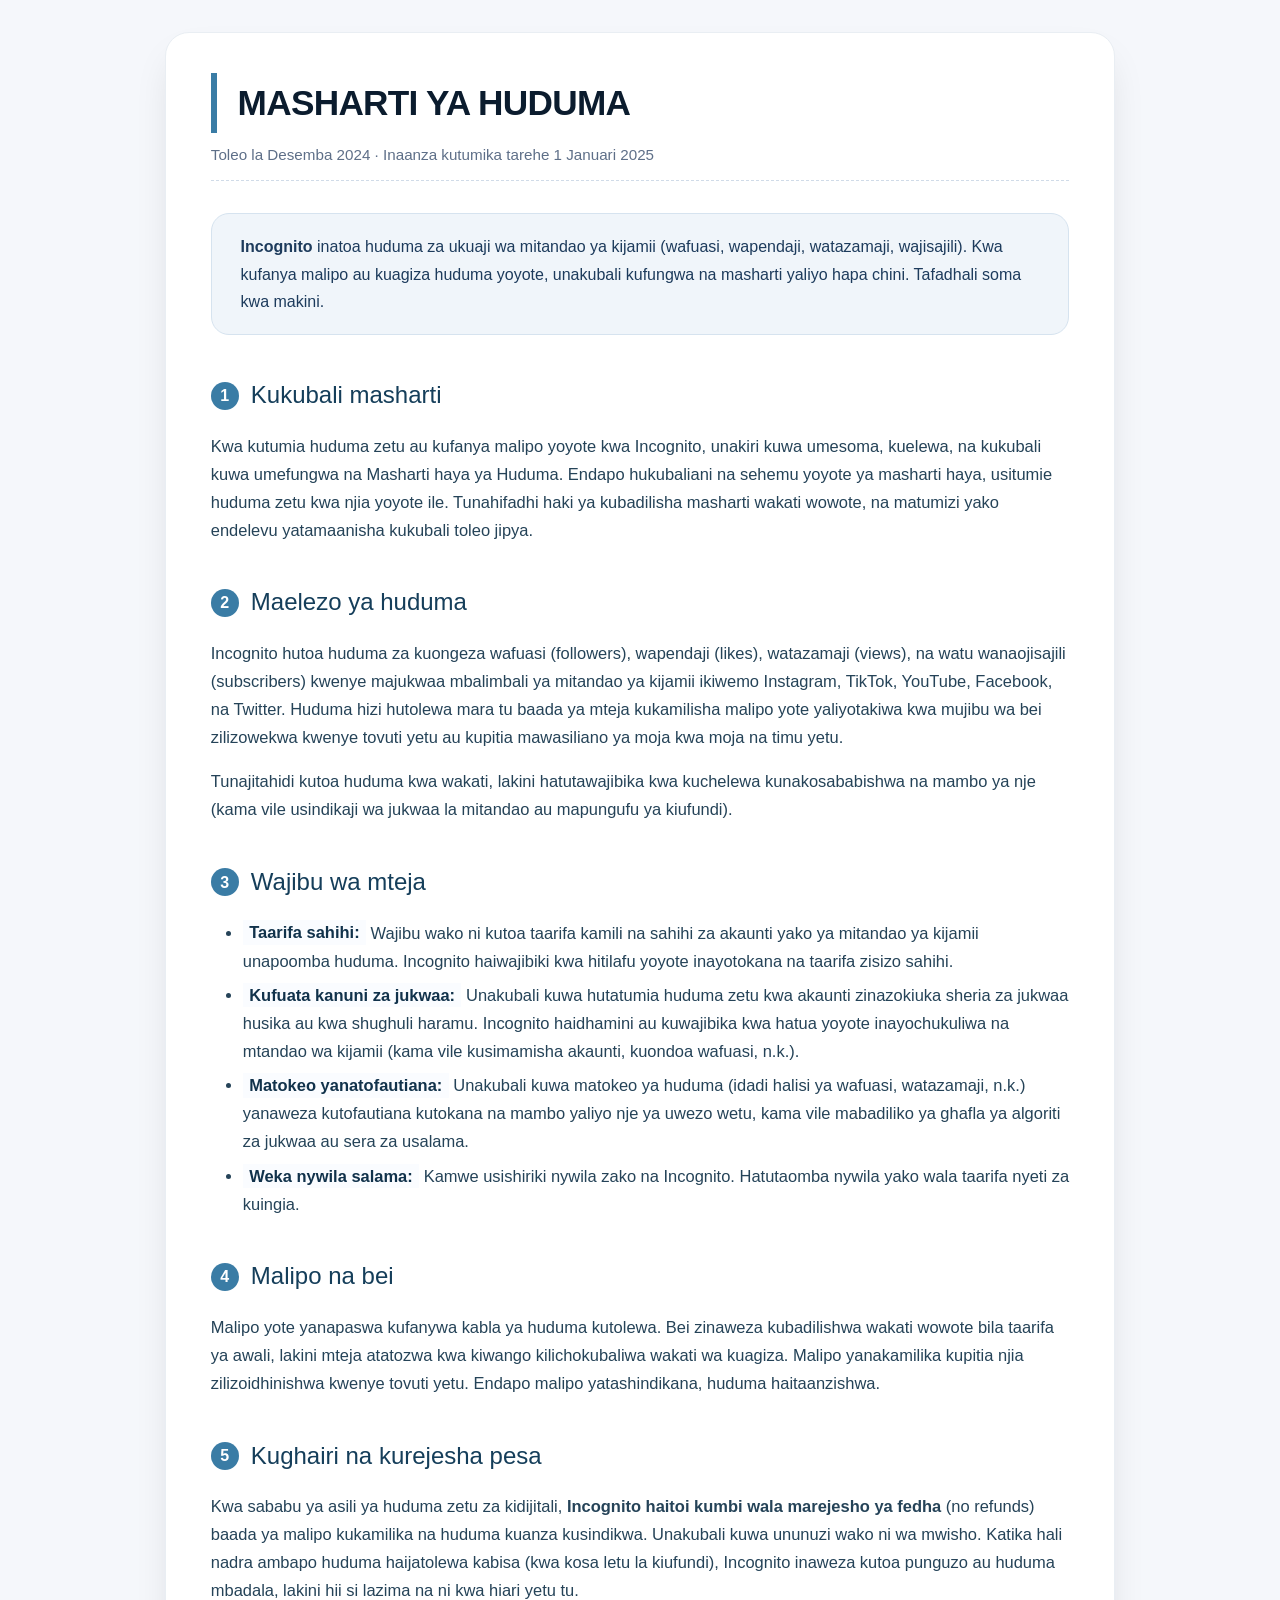
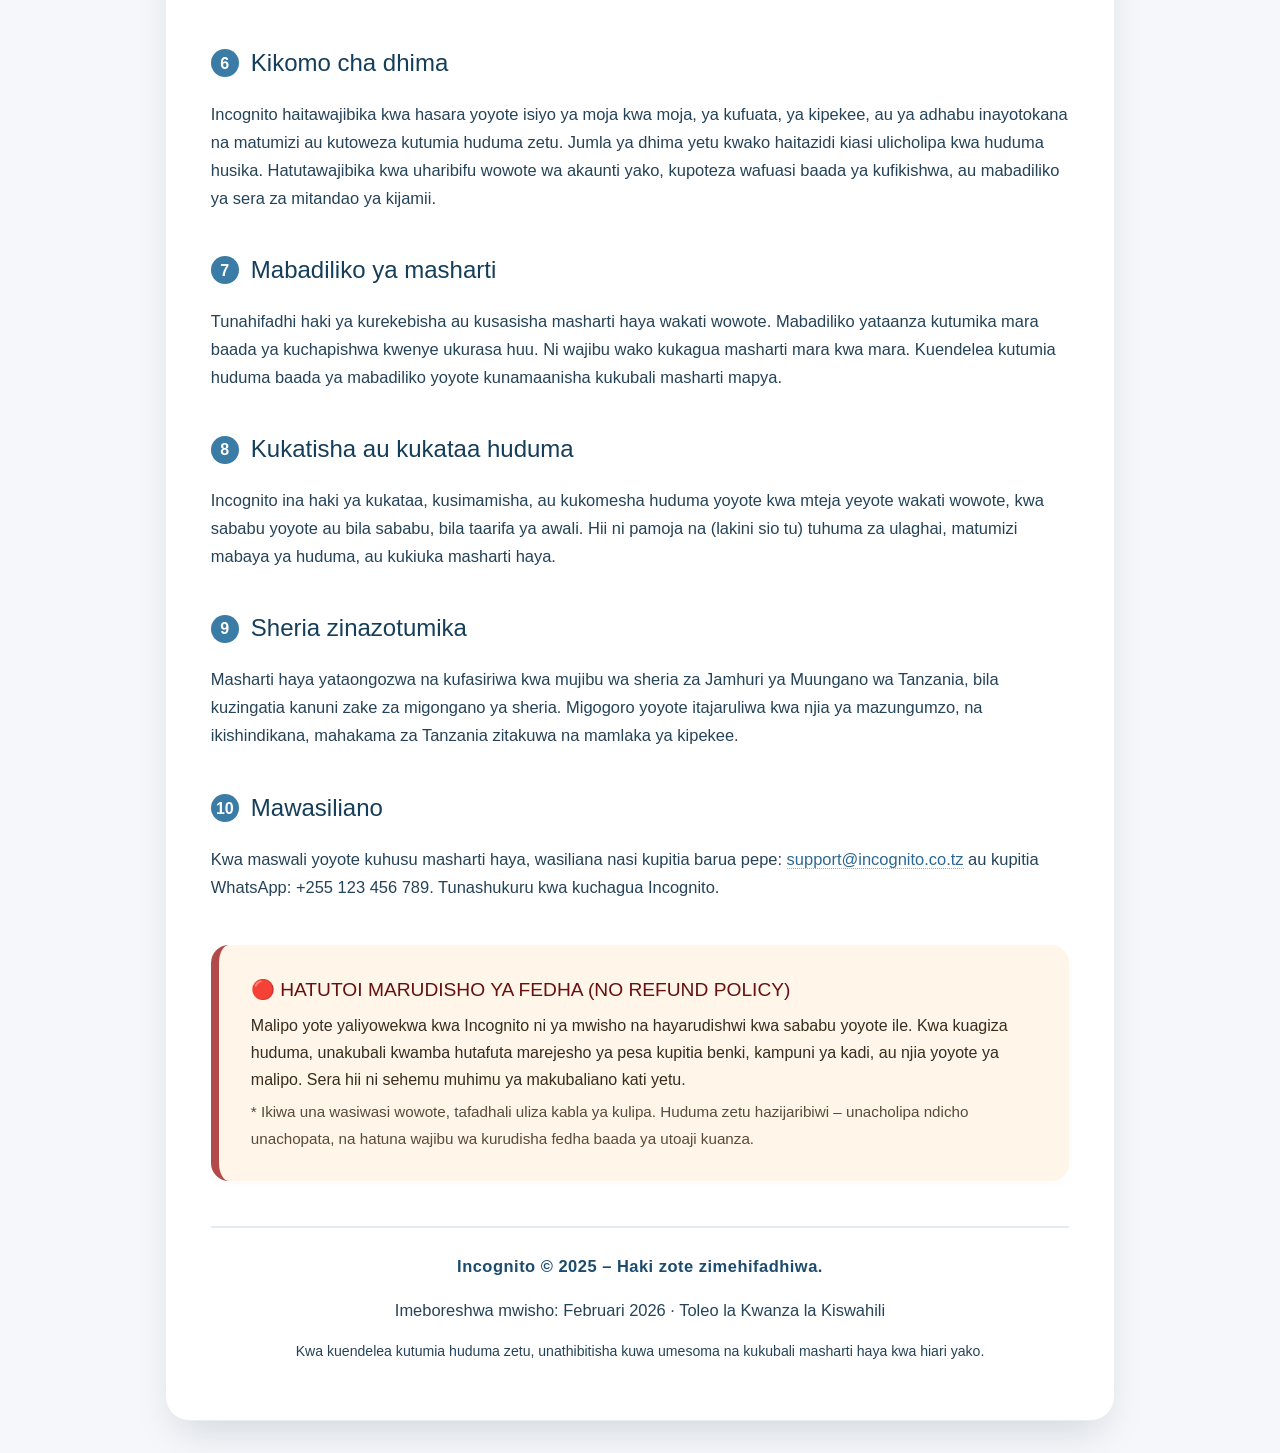
<file: masharti ya huduma/index.html>
<!DOCTYPE html>
<html lang="sw">
<head>
    <meta charset="UTF-8">
    <meta name="viewport" content="width=device-width, initial-scale=1.0">
    <title>Incognito | Masharti ya Huduma</title>
    <style>
        * {
            margin: 0;
            padding: 0;
            box-sizing: border-box;
        }

        body {
            font-family: 'Segoe UI', Roboto, 'Helvetica Neue', sans-serif;
            background-color: #f5f7fb;
            color: #1e2a3a;
            line-height: 1.7;
            padding: 2rem 1rem;
        }

        .container {
            max-width: 950px;
            margin: 0 auto;
            background-color: #ffffff;
            border-radius: 24px;
            box-shadow: 0 20px 40px -12px rgba(0,20,30,0.15);
            padding: 2.5rem 2.8rem;
            border: 1px solid #e9eef3;
        }

        h1 {
            font-size: 2.2rem;
            font-weight: 600;
            letter-spacing: -0.02em;
            color: #0b1c2e;
            border-left: 6px solid #3a7ca5;
            padding-left: 1.3rem;
            margin-bottom: 0.6rem;
            margin-top: 0;
        }

        .effective-date {
            font-size: 0.95rem;
            color: #5e6f88;
            margin-bottom: 2rem;
            border-bottom: 1px dashed #d0dbe8;
            padding-bottom: 0.75rem;
        }

        .intro {
            background: #f0f5fa;
            padding: 1.2rem 1.8rem;
            border-radius: 18px;
            font-weight: 400;
            color: #1d3b5c;
            margin-bottom: 2.5rem;
            border: 1px solid #d6e3ef;
        }

        section {
            margin-bottom: 2.4rem;
        }

        h2 {
            font-size: 1.5rem;
            font-weight: 500;
            color: #153e5a;
            margin-bottom: 1rem;
            display: flex;
            align-items: center;
        }

        h2 span {
            background-color: #3a7ca5;
            color: white;
            font-size: 1rem;
            font-weight: 600;
            width: 28px;
            height: 28px;
            display: inline-flex;
            align-items: center;
            justify-content: center;
            border-radius: 50%;
            margin-right: 12px;
        }

        p, li {
            color: #254358;
            margin-bottom: 1rem;
            font-size: 1.03rem;
        }

        ul {
            margin: 0.8rem 0 1.2rem 2rem;
        }

        li {
            margin-bottom: 0.4rem;
        }

        .strong-note {
            font-weight: 600;
            color: #11324b;
            background: #fafcff;
            padding: 0.2rem 0.4rem;
        }

        .no-refund-box {
            background: #fff5e8;
            border-left: 8px solid #b34a4a;
            padding: 1.8rem 2rem;
            border-radius: 18px;
            margin: 2.8rem 0 2.2rem;
            box-shadow: 0 4px 10px rgba(0,0,0,0.02);
        }

        .no-refund-box p {
            font-weight: 500;
            font-size: 1.2rem;
            margin-bottom: 0.3rem;
            color: #671010;
        }

        .no-refund-box small {
            color: #5a4a3a;
            font-size: 0.95rem;
        }

        footer {
            margin-top: 2.8rem;
            padding-top: 1.5rem;
            border-top: 2px solid #e2eaf2;
            text-align: center;
            font-size: 0.95rem;
            color: #59748f;
        }

        footer .company {
            font-weight: 600;
            color: #1b4b6e;
            letter-spacing: 0.5px;
        }

        a {
            color: #2a6792;
            text-decoration: none;
            border-bottom: 1px dotted #8bb3d0;
        }

        a:hover {
            color: #0e3b5a;
            border-bottom: 1px solid #0e3b5a;
        }

        @media (max-width: 600px) {
            .container {
                padding: 1.8rem 1.2rem;
            }
            h1 {
                font-size: 1.8rem;
                padding-left: 0.8rem;
            }
            .no-refund-box {
                padding: 1.2rem 1.2rem;
            }
        }
    </style>
</head>

    
<!-- Google tag (gtag.js) -->
<script async src="https://www.googletagmanager.com/gtag/js?id=G-9QG4FQBC75"></script>
<script>
  window.dataLayer = window.dataLayer || [];
  function gtag(){dataLayer.push(arguments);}
  gtag('js', new Date());

  gtag('config', 'G-9QG4FQBC75');
</script>

    
<body>
<div class="container">
    <h1>MASHARTI YA HUDUMA</h1>
    <div class="effective-date">Toleo la Desemba 2024 · Inaanza kutumika tarehe 1 Januari 2025</div>

    <div class="intro">
        <span style="font-weight: 600;">Incognito</span> inatoa huduma za ukuaji wa mitandao ya kijamii (wafuasi, wapendaji, watazamaji, wajisajili). Kwa kufanya malipo au kuagiza huduma yoyote, unakubali kufungwa na masharti yaliyo hapa chini. Tafadhali soma kwa makini.
    </div>

    <!-- SEHEMU YA 1 -->
    <section>
        <h2><span>1</span> Kukubali masharti</h2>
        <p>Kwa kutumia huduma zetu au kufanya malipo yoyote kwa Incognito, unakiri kuwa umesoma, kuelewa, na kukubali kuwa umefungwa na Masharti haya ya Huduma. Endapo hukubaliani na sehemu yoyote ya masharti haya, usitumie huduma zetu kwa njia yoyote ile. Tunahifadhi haki ya kubadilisha masharti wakati wowote, na matumizi yako endelevu yatamaanisha kukubali toleo jipya.</p>
    </section>

    <!-- SEHEMU YA 2 -->
    <section>
        <h2><span>2</span> Maelezo ya huduma</h2>
        <p>Incognito hutoa huduma za kuongeza wafuasi (followers), wapendaji (likes), watazamaji (views), na watu wanaojisajili (subscribers) kwenye majukwaa mbalimbali ya mitandao ya kijamii ikiwemo Instagram, TikTok, YouTube, Facebook, na Twitter. Huduma hizi hutolewa mara tu baada ya mteja kukamilisha malipo yote yaliyotakiwa kwa mujibu wa bei zilizowekwa kwenye tovuti yetu au kupitia mawasiliano ya moja kwa moja na timu yetu.</p>
        <p>Tunajitahidi kutoa huduma kwa wakati, lakini hatutawajibika kwa kuchelewa kunakosababishwa na mambo ya nje (kama vile usindikaji wa jukwaa la mitandao au mapungufu ya kiufundi).</p>
    </section>

    <!-- SEHEMU YA 3 -->
    <section>
        <h2><span>3</span> Wajibu wa mteja</h2>
        <ul>
            <li><span class="strong-note">Taarifa sahihi:</span> Wajibu wako ni kutoa taarifa kamili na sahihi za akaunti yako ya mitandao ya kijamii unapoomba huduma. Incognito haiwajibiki kwa hitilafu yoyote inayotokana na taarifa zisizo sahihi.</li>
            <li><span class="strong-note">Kufuata kanuni za jukwaa:</span> Unakubali kuwa hutatumia huduma zetu kwa akaunti zinazokiuka sheria za jukwaa husika au kwa shughuli haramu. Incognito haidhamini au kuwajibika kwa hatua yoyote inayochukuliwa na mtandao wa kijamii (kama vile kusimamisha akaunti, kuondoa wafuasi, n.k.).</li>
            <li><span class="strong-note">Matokeo yanatofautiana:</span> Unakubali kuwa matokeo ya huduma (idadi halisi ya wafuasi, watazamaji, n.k.) yanaweza kutofautiana kutokana na mambo yaliyo nje ya uwezo wetu, kama vile mabadiliko ya ghafla ya algoriti za jukwaa au sera za usalama.</li>
            <li><span class="strong-note">Weka nywila salama:</span> Kamwe usishiriki nywila zako na Incognito. Hatutaomba nywila yako wala taarifa nyeti za kuingia.</li>
        </ul>
    </section>

    <!-- SEHEMU YA 4 -->
    <section>
        <h2><span>4</span> Malipo na bei</h2>
        <p>Malipo yote yanapaswa kufanywa kabla ya huduma kutolewa. Bei zinaweza kubadilishwa wakati wowote bila taarifa ya awali, lakini mteja atatozwa kwa kiwango kilichokubaliwa wakati wa kuagiza. Malipo yanakamilika kupitia njia zilizoidhinishwa kwenye tovuti yetu. Endapo malipo yatashindikana, huduma haitaanzishwa.</p>
    </section>

    <!-- SEHEMU YA 5 – HAKUNA MARUDISHO (imewekwa katikati kwa msisitizo) -->
    <section>
        <h2><span>5</span> Kughairi na kurejesha pesa</h2>
        <p>Kwa sababu ya asili ya huduma zetu za kidijitali, <strong>Incognito haitoi kumbi wala marejesho ya fedha</strong> (no refunds) baada ya malipo kukamilika na huduma kuanza kusindikwa. Unakubali kuwa ununuzi wako ni wa mwisho. Katika hali nadra ambapo huduma haijatolewa kabisa (kwa kosa letu la kiufundi), Incognito inaweza kutoa punguzo au huduma mbadala, lakini hii si lazima na ni kwa hiari yetu tu.</p>
    </section>

    <!-- SEHEMU YA 6 – Wajibu wa kampuni (dhima ndogo) -->
    <section>
        <h2><span>6</span> Kikomo cha dhima</h2>
        <p>Incognito haitawajibika kwa hasara yoyote isiyo ya moja kwa moja, ya kufuata, ya kipekee, au ya adhabu inayotokana na matumizi au kutoweza kutumia huduma zetu. Jumla ya dhima yetu kwako haitazidi kiasi ulicholipa kwa huduma husika. Hatutawajibika kwa uharibifu wowote wa akaunti yako, kupoteza wafuasi baada ya kufikishwa, au mabadiliko ya sera za mitandao ya kijamii.</p>
    </section>

    <!-- SEHEMU YA 7 – Mabadiliko ya masharti -->
    <section>
        <h2><span>7</span> Mabadiliko ya masharti</h2>
        <p>Tunahifadhi haki ya kurekebisha au kusasisha masharti haya wakati wowote. Mabadiliko yataanza kutumika mara baada ya kuchapishwa kwenye ukurasa huu. Ni wajibu wako kukagua masharti mara kwa mara. Kuendelea kutumia huduma baada ya mabadiliko yoyote kunamaanisha kukubali masharti mapya.</p>
    </section>

    <!-- SEHEMU YA 8 – Kukatisha huduma -->
    <section>
        <h2><span>8</span> Kukatisha au kukataa huduma</h2>
        <p>Incognito ina haki ya kukataa, kusimamisha, au kukomesha huduma yoyote kwa mteja yeyote wakati wowote, kwa sababu yoyote au bila sababu, bila taarifa ya awali. Hii ni pamoja na (lakini sio tu) tuhuma za ulaghai, matumizi mabaya ya huduma, au kukiuka masharti haya.</p>
    </section>

    <!-- SEHEMU YA 9 – Sheria zinazotumika -->
    <section>
        <h2><span>9</span> Sheria zinazotumika</h2>
        <p>Masharti haya yataongozwa na kufasiriwa kwa mujibu wa sheria za Jamhuri ya Muungano wa Tanzania, bila kuzingatia kanuni zake za migongano ya sheria. Migogoro yoyote itajaruliwa kwa njia ya mazungumzo, na ikishindikana, mahakama za Tanzania zitakuwa na mamlaka ya kipekee.</p>
    </section>

    <!-- SEHEMU YA 10 – Mawasiliano -->
    <section>
        <h2><span>10</span> Mawasiliano</h2>
        <p>Kwa maswali yoyote kuhusu masharti haya, wasiliana nasi kupitia barua pepe: <a href="mailto:support@incognito.co.tz">support@incognito.co.tz</a> au kupitia WhatsApp: +255 123 456 789. Tunashukuru kwa kuchagua Incognito.</p>
    </section>

    <!-- SEHEMU MAALUM – NO REFUND POLICY (iliyosisitizwa chini) -->
    <div class="no-refund-box">
        <p>🔴 HATUTOI MARUDISHO YA FEDHA (NO REFUND POLICY)</p>
        <p style="font-size:1rem; font-weight:normal; color:#3a2c1c;">Malipo yote yaliyowekwa kwa Incognito ni ya mwisho na hayarudishwi kwa sababu yoyote ile. Kwa kuagiza huduma, unakubali kwamba hutafuta marejesho ya pesa kupitia benki, kampuni ya kadi, au njia yoyote ya malipo. Sera hii ni sehemu muhimu ya makubaliano kati yetu.</p>
        <small>* Ikiwa una wasiwasi wowote, tafadhali uliza kabla ya kulipa. Huduma zetu hazijaribiwi – unacholipa ndicho unachopata, na hatuna wajibu wa kurudisha fedha baada ya utoaji kuanza.</small>
    </div>

    <!-- FOOTER -->
    <footer>
        <p class="company">Incognito &copy; 2025 – Haki zote zimehifadhiwa.</p>
        <p style="margin-top:0.5rem;">Imeboreshwa mwisho: Februari 2026 · Toleo la Kwanza la Kiswahili</p>
        <p style="font-size:0.88rem; margin-top:1rem;">Kwa kuendelea kutumia huduma zetu, unathibitisha kuwa umesoma na kukubali masharti haya kwa hiari yako.</p>
    </footer>
</div>
</body>
</html>
</file>
<file: assets/css/main.css>
/**
* Template Name: Visible
* Template URL: https://bootstrapmade.com/visible-bootstrap-agency-template/
* Updated: May 22 2025 with Bootstrap v5.3.6
* Author: BootstrapMade.com
* License: https://bootstrapmade.com/license/
*/

/*--------------------------------------------------------------
# Font & Color Variables
# Help: https://bootstrapmade.com/color-system/
--------------------------------------------------------------*/
/* Fonts */
:root {
  --default-font: "Roboto",  system-ui, -apple-system, "Segoe UI", Roboto, "Helvetica Neue", Arial, "Noto Sans", "Liberation Sans", sans-serif, "Apple Color Emoji", "Segoe UI Emoji", "Segoe UI Symbol", "Noto Color Emoji";
  --heading-font: "Abel",  sans-serif;
  --nav-font: "Mukta",  sans-serif;
}

/* Global Colors - The following color variables are used throughout the website. Updating them here will change the color scheme of the entire website */
:root { 
  --background-color: #070d1a; /* Background color for the entire website, including individual sections */
  --default-color: #e4edf5; /* Default color used for the majority of the text content across the entire website */
  --heading-color: #f2f8fe; /* Color for headings, subheadings and title throughout the website */
  --accent-color: #10a3d7; /* Accent color that represents your brand on the website. It's used for buttons, links, and other elements that need to stand out */
  --surface-color: #131825; /* The surface color is used as a background of boxed elements within sections, such as cards, icon boxes, or other elements that require a visual separation from the global background. */
  --contrast-color: #ffffff; /* Contrast color for text, ensuring readability against backgrounds of accent, heading, or default colors. */
}

/* Nav Menu Colors - The following color variables are used specifically for the navigation menu. They are separate from the global colors to allow for more customization options */
:root {
  --nav-color: #e4edf5;  /* The default color of the main navmenu links */
  --nav-hover-color: #10a3d7; /* Applied to main navmenu links when they are hovered over or active */
  --nav-mobile-background-color: rgba(22, 29, 44, 0.95); /* Used as the background color for mobile navigation menu */
  --nav-dropdown-background-color: rgba(23, 30, 47, 0.95); /* Used as the background color for dropdown items that appear when hovering over primary navigation items */
  --nav-dropdown-color: rgba(215, 226, 235, 0.645); /* Used for navigation links of the dropdown items in the navigation menu. */
  --nav-dropdown-hover-color: #ffffff; /* Similar to --nav-hover-color, this color is applied to dropdown navigation links when they are hovered over. */
}

/* Color Presets - These classes override global colors when applied to any section or element, providing reuse of the sam color scheme. */

.light-background {
  --background-color: #111623;
  --surface-color: #161c2a;
}

.dark-background {
  --background-color: #060606;
  --default-color: #ffffff;
  --heading-color: #ffffff;
  --surface-color: #252525;
  --contrast-color: #ffffff;
}

/* Smooth scroll */
:root {
  scroll-behavior: smooth;
}

/*--------------------------------------------------------------
# General Styling & Shared Classes
--------------------------------------------------------------*/
body {
  color: var(--default-color);
  background-color: var(--background-color);
  font-family: var(--default-font);
}

a {
  color: var(--accent-color);
  text-decoration: none;
  transition: 0.3s;
}

a:hover {
  color: color-mix(in srgb, var(--accent-color), transparent 25%);
  text-decoration: none;
}

h1,
h2,
h3,
h4,
h5,
h6 {
  color: var(--heading-color);
  font-family: var(--heading-font);
}

/* PHP Email Form Messages
------------------------------*/
.php-email-form .error-message {
  display: none;
  background: #df1529;
  color: #ffffff;
  text-align: left;
  padding: 15px;
  margin-bottom: 24px;
  font-weight: 600;
}

.php-email-form .sent-message {
  display: none;
  color: #ffffff;
  background: #059652;
  text-align: center;
  padding: 15px;
  margin-bottom: 24px;
  font-weight: 600;
}

.php-email-form .loading {
  display: none;
  background: var(--surface-color);
  text-align: center;
  padding: 15px;
  margin-bottom: 24px;
}

.php-email-form .loading:before {
  content: "";
  display: inline-block;
  border-radius: 50%;
  width: 24px;
  height: 24px;
  margin: 0 10px -6px 0;
  border: 3px solid var(--accent-color);
  border-top-color: var(--surface-color);
  animation: php-email-form-loading 1s linear infinite;
}

@keyframes php-email-form-loading {
  0% {
    transform: rotate(0deg);
  }

  100% {
    transform: rotate(360deg);
  }
}

/*--------------------------------------------------------------
# Global Header
--------------------------------------------------------------*/
.header {
  --background-color: rgba(255, 255, 255, 0);
  color: var(--default-color);
  background-color: var(--background-color);
  padding: 15px;
  transition: all 0.5s;
  z-index: 997;
}

.header .logo {
  line-height: 1;
}

.header .logo img {
  max-height: 32px;
  margin-right: 8px;
}

.header .logo h1 {
  font-size: 30px;
  margin: 0;
  font-weight: 700;
  letter-spacing: 2px;
  text-transform: uppercase;
  color: var(--heading-color);
}

.scrolled .header {
  box-shadow: 0px 0 18px rgba(0, 0, 0, 0.1);
}

/*--------------------------------------------------------------
# Navigation Menu
--------------------------------------------------------------*/
/* Navmenu */
.mobile-nav-toggle {
  color: var(--nav-color);
  position: fixed;
  top: 20px;
  right: 20px;
  font-size: 32px;
  line-height: 0;
  cursor: pointer;
  display: block !important;
  z-index: 998;
  transition: 0.3s;
}

.mobile-nav-toggle:hover {
  color: var(--nav-hover-color);
}

.navmenu {
  position: fixed;
  top: 0;
  bottom: 0;
  right: -300px;
  z-index: 997;
  transition: 0.3s;
  width: 300px;
  overflow: hidden;
}

.navmenu ul {
  display: block;
  list-style: none;
  padding: 20px 10px;
  margin: 0;
  overflow-y: auto;
  transition: 0.3s;
  z-index: 998;
}

.navmenu a,
.navmenu a:focus {
  color: var(--nav-dropdown-color);
  padding: 15px 20px;
  font-family: var(--nav-font);
  font-size: 17px;
  font-weight: 500;
  display: flex;
  align-items: center;
  justify-content: space-between;
  white-space: nowrap;
  transition: 0.3s;
}

.navmenu a i,
.navmenu a:focus i {
  font-size: 12px;
  line-height: 0;
  margin-left: 5px;
  width: 30px;
  height: 30px;
  display: flex;
  align-items: center;
  justify-content: center;
  border-radius: 50%;
  transition: 0.3s;
  background-color: color-mix(in srgb, var(--accent-color), transparent 90%);
}

.navmenu a i:hover,
.navmenu a:focus i:hover {
  background-color: var(--accent-color);
  color: var(--contrast-color);
}

.navmenu a:hover,
.navmenu .active,
.navmenu .active:focus {
  color: var(--nav-dropdown-hover-color);
}

.navmenu .active i,
.navmenu .active:focus i {
  background-color: var(--accent-color);
  color: var(--contrast-color);
  transform: rotate(180deg);
}

.navmenu .dropdown ul {
  position: static;
  display: none;
  z-index: 99;
  padding: 10px 0;
  margin: 10px 20px;
  box-shadow: none;
  transition: all 0.5s ease-in-out;
}

.navmenu .dropdown>.dropdown-active {
  display: block;
  background-color: var(--nav-dropdown-background-color);
  border: 1px solid color-mix(in srgb, var(--nav-dropdown-color), transparent 90%);
}

.mobile-nav-active .mobile-nav-toggle {
  right: 310px;
  font-size: 36px;
}

.mobile-nav-active .navmenu {
  position: fixed;
  overflow: hidden;
  top: 0;
  bottom: 0;
  right: 0;
  background-color: var(--nav-mobile-background-color);
  transition: 0.3s;
}

/*--------------------------------------------------------------
# Global Footer
--------------------------------------------------------------*/
.footer {
  color: var(--default-color);
  background-color: var(--background-color);
  font-size: 14px;
  padding-bottom: 50px;
  position: relative;
}

.footer .footer-top {
  padding-top: 50px;
  border-top: 1px solid color-mix(in srgb, var(--default-color), transparent 90%);
}

.footer .footer-about .logo {
  line-height: 1;
  margin-bottom: 25px;
}

.footer .footer-about .logo img {
  max-height: 40px;
  margin-right: 6px;
}

.footer .footer-about .logo span {
  color: var(--heading-color);
  font-size: 30px;
  font-weight: 700;
  letter-spacing: 1px;
  font-family: var(--heading-font);
}

.footer .footer-about p {
  font-size: 14px;
  font-family: var(--heading-font);
}

.footer .social-links a {
  display: flex;
  align-items: center;
  justify-content: center;
  width: 40px;
  height: 40px;
  border-radius: 50%;
  border: 1px solid color-mix(in srgb, var(--default-color), transparent 50%);
  font-size: 16px;
  color: color-mix(in srgb, var(--default-color), transparent 50%);
  margin-right: 10px;
  transition: 0.3s;
}

.footer .social-links a:hover {
  color: var(--accent-color);
  border-color: var(--accent-color);
}

.footer h4 {
  font-size: 16px;
  font-weight: bold;
  position: relative;
  padding-bottom: 12px;
}

.footer .footer-links {
  margin-bottom: 30px;
}

.footer .footer-links ul {
  list-style: none;
  padding: 0;
  margin: 0;
}

.footer .footer-links ul i {
  padding-right: 2px;
  font-size: 12px;
  line-height: 0;
}

.footer .footer-links ul li {
  padding: 10px 0;
  display: flex;
  align-items: center;
}

.footer .footer-links ul li:first-child {
  padding-top: 0;
}

.footer .footer-links ul a {
  color: color-mix(in srgb, var(--default-color), transparent 20%);
  display: inline-block;
  line-height: 1;
}

.footer .footer-links ul a:hover {
  color: var(--accent-color);
}

.footer .footer-contact p {
  margin-bottom: 5px;
}

.footer .copyright {
  padding-top: 25px;
  padding-bottom: 25px;
  background-color: color-mix(in srgb, var(--default-color), transparent 95%);
}

.footer .copyright p {
  margin-bottom: 0;
}

.footer .credits {
  margin-top: 6px;
  font-size: 13px;
}

/*--------------------------------------------------------------
# Preloader
--------------------------------------------------------------*/
#preloader {
  position: fixed;
  inset: 0;
  z-index: 999999;
  overflow: hidden;
  background: var(--background-color);
  transition: all 0.6s ease-out;
}

#preloader:before {
  content: "";
  position: fixed;
  top: calc(50% - 30px);
  left: calc(50% - 30px);
  border: 6px solid #ffffff;
  border-color: var(--accent-color) transparent var(--accent-color) transparent;
  border-radius: 50%;
  width: 60px;
  height: 60px;
  animation: animate-preloader 1.5s linear infinite;
}

@keyframes animate-preloader {
  0% {
    transform: rotate(0deg);
  }

  100% {
    transform: rotate(360deg);
  }
}

/*--------------------------------------------------------------
# Scroll Top Button
--------------------------------------------------------------*/
.scroll-top {
  position: fixed;
  visibility: hidden;
  opacity: 0;
  right: 15px;
  bottom: 15px;
  z-index: 99999;
  background-color: var(--accent-color);
  width: 40px;
  height: 40px;
  border-radius: 4px;
  transition: all 0.4s;
}

.scroll-top i {
  font-size: 24px;
  color: var(--contrast-color);
  line-height: 0;
}

.scroll-top:hover {
  background-color: color-mix(in srgb, var(--accent-color), transparent 20%);
  color: var(--contrast-color);
}

.scroll-top.active {
  visibility: visible;
  opacity: 1;
}

/*--------------------------------------------------------------
# Disable aos animation delay on mobile devices
--------------------------------------------------------------*/
@media screen and (max-width: 768px) {
  [data-aos-delay] {
    transition-delay: 0 !important;
  }
}

/*--------------------------------------------------------------
# Global Page Titles & Breadcrumbs
--------------------------------------------------------------*/
.page-title {
  color: var(--default-color);
  background-color: var(--background-color);
  position: relative;
}

.page-title .heading {
  padding: 80px 0;
  border-top: 1px solid color-mix(in srgb, var(--default-color), transparent 90%);
}

.page-title .heading h1 {
  font-size: 38px;
  font-weight: 700;
}

.page-title nav {
  background-color: color-mix(in srgb, var(--default-color), transparent 95%);
  padding: 20px 0;
}

.page-title nav ol {
  display: flex;
  flex-wrap: wrap;
  list-style: none;
  margin: 0;
  font-size: 16px;
  font-weight: 600;
}

.page-title nav ol li+li {
  padding-left: 10px;
}

.page-title nav ol li+li::before {
  content: "/";
  display: inline-block;
  padding-right: 10px;
  color: color-mix(in srgb, var(--default-color), transparent 70%);
}

/*--------------------------------------------------------------
# Global Sections
--------------------------------------------------------------*/
section,
.section {
  color: var(--default-color);
  background-color: var(--background-color);
  padding: 60px 0;
  scroll-margin-top: 0;
  overflow: clip;
}

@media (max-width: 1199px) {

  section,
  .section {
    scroll-margin-top: 0;
  }
}

/*--------------------------------------------------------------
# Global Section Titles
--------------------------------------------------------------*/
.section-title {
  text-align: center;
  padding: 30px 0;
  margin-bottom: 30px;
  position: relative;
}

.section-title h2 {
  font-size: 32px;
  font-weight: 700;
  text-transform: uppercase;
  margin-bottom: 20px;
  padding-bottom: 0;
  position: relative;
  z-index: 2;
}

.section-title span {
  position: absolute;
  top: 4px;
  color: color-mix(in srgb, var(--heading-color), transparent 95%);
  left: 0;
  right: 0;
  z-index: 1;
  font-weight: 700;
  font-size: 52px;
  text-transform: uppercase;
  line-height: 1;
}

.section-title p {
  margin-bottom: 0;
  position: relative;
  z-index: 2;
}

@media (max-width: 575px) {
  .section-title h2 {
    font-size: 28px;
    margin-bottom: 15px;
  }

  .section-title span {
    font-size: 38px;
  }
}

/*--------------------------------------------------------------
# Hero Section
--------------------------------------------------------------*/
.hero {
  padding-top: 20px;
  position: relative;
  min-height: 100vh;
  width: 100%;
  display: flex;
  align-items: center;
  overflow: hidden;
  padding-bottom: 80px;
}

.hero::before {
  content: "";
  position: absolute;
  top: 0;
  left: 0;
  right: 0;
  bottom: 0;
  background-image: radial-gradient(circle, color-mix(in srgb, var(--accent-color), transparent 90%) 1px, transparent 1px);
  background-size: 30px 30px;
  opacity: 0.5;
  z-index: 1;
}

.hero .container {
  position: relative;
  z-index: 2;
}

.hero .hero-content {
  padding-right: 2.5rem;
}

@media (max-width: 991px) {
  .hero .hero-content {
    padding-right: 0;
    margin-bottom: 4rem;
    text-align: center;
  }
}

.hero .hero-content .subtitle {
  margin-bottom: 1.5rem;
  position: relative;
  display: inline-block;
}

.hero .hero-content .subtitle span {
  font-size: 1rem;
  font-weight: 700;
  letter-spacing: 3px;
  padding-bottom: 10px;
  position: relative;
  color: color-mix(in srgb, var(--heading-color), transparent 20%);
}

.hero .hero-content .subtitle span::after {
  content: "";
  position: absolute;
  left: 0;
  bottom: 0;
  width: 40px;
  height: 2px;
  background-color: var(--accent-color);
}

@media (max-width: 991px) {
  .hero .hero-content .subtitle span::after {
    right: 0;
    margin: 0 auto;
  }
}

.hero .hero-content .title {
  font-size: 4.5rem;
  line-height: 1.1;
  font-weight: 800;
  margin-bottom: 2rem;
  letter-spacing: -1px;
  color: var(--heading-color);
}

.hero .hero-content .title .highlight {
  position: relative;
  display: inline-block;
  color: var(--accent-color);
}

.hero .hero-content .title .highlight::after {
  content: "";
  position: absolute;
  bottom: 10px;
  left: 0;
  width: 100%;
  height: 8px;
  background-color: color-mix(in srgb, var(--accent-color), transparent 85%);
  z-index: -1;
}

@media (max-width: 1200px) {
  .hero .hero-content .title {
    font-size: 3.8rem;
  }
}

@media (max-width: 991px) {
  .hero .hero-content .title {
    font-size: 3.2rem;
  }
}

@media (max-width: 767px) {
  .hero .hero-content .title {
    font-size: 2.8rem;
  }
}

@media (max-width: 480px) {
  .hero .hero-content .title {
    font-size: 2.4rem;
  }
}

.hero .hero-content .description {
  margin-bottom: 2.5rem;
}

.hero .hero-content .description p {
  font-size: 1.05rem;
  line-height: 1.7;
  color: color-mix(in srgb, var(--default-color), transparent 20%);
}

.hero .hero-content .hero-buttons {
  display: flex;
  gap: 1.25rem;
}

@media (max-width: 991px) {
  .hero .hero-content .hero-buttons {
    justify-content: center;
  }
}

@media (max-width: 480px) {
  .hero .hero-content .hero-buttons {
    flex-direction: column;
    gap: 1rem;
  }
}

.hero .hero-content .hero-buttons .primary-btn {
  display: inline-flex;
  align-items: center;
  justify-content: center;
  background-color: var(--accent-color);
  color: var(--contrast-color);
  padding: 1rem 2rem;
  border-radius: 50px;
  font-weight: 600;
  transition: all 0.3s ease;
}

.hero .hero-content .hero-buttons .primary-btn i {
  margin-left: 8px;
  font-size: 0.85rem;
  transition: transform 0.3s ease;
}

.hero .hero-content .hero-buttons .primary-btn:hover {
  background-color: color-mix(in srgb, var(--accent-color), transparent 20%);
  transform: translateY(-3px);
  box-shadow: 0 10px 20px color-mix(in srgb, var(--accent-color), transparent 80%);
}

.hero .hero-content .hero-buttons .primary-btn:hover i {
  transform: translateX(4px);
}

.hero .hero-content .hero-buttons .secondary-btn {
  display: inline-flex;
  align-items: center;
  justify-content: center;
  border: 1px solid color-mix(in srgb, var(--default-color), transparent 75%);
  background-color: transparent;
  color: var(--default-color);
  padding: 1rem 2rem;
  border-radius: 50px;
  font-weight: 600;
  transition: all 0.3s ease;
}

.hero .hero-content .hero-buttons .secondary-btn:hover {
  border-color: var(--default-color);
  transform: translateY(-3px);
}

.hero .hero-visual {
  position: relative;
}

.hero .hero-visual .image-wrapper {
  position: relative;
  border-radius: 20px;
  overflow: hidden;
  transform: perspective(1000px) rotateY(-5deg) rotateX(5deg);
  transition: transform 0.5s ease;
  box-shadow: 0 25px 50px -12px rgba(0, 0, 0, 0.25);
}

.hero .hero-visual .image-wrapper:hover {
  transform: perspective(1000px) rotateY(0deg) rotateX(0deg);
}

.hero .hero-visual .image-wrapper .main-image {
  width: 100%;
  height: auto;
  display: block;
}

.hero .hero-visual .image-wrapper .floating-element {
  position: absolute;
  width: 60px;
  height: 60px;
  display: flex;
  align-items: center;
  justify-content: center;
  border-radius: 50%;
  background-color: color-mix(in srgb, var(--surface-color), transparent 40%);
  backdrop-filter: blur(10px);
  box-shadow: 0 8px 32px rgba(0, 0, 0, 0.1);
  animation: float 6s ease-in-out infinite;
}

.hero .hero-visual .image-wrapper .floating-element i {
  font-size: 1.5rem;
  color: var(--accent-color);
}

.hero .hero-visual .image-wrapper .floating-element.top-left {
  top: -20px;
  left: -20px;
  animation-delay: 0.5s;
}

.hero .hero-visual .image-wrapper .floating-element.bottom-right {
  bottom: -20px;
  right: -20px;
  animation-delay: 1.5s;
}

.hero .hero-visual .image-wrapper .experience-badge {
  position: absolute;
  bottom: 30px;
  left: 30px;
  background-color: color-mix(in srgb, var(--surface-color), transparent 40%);
  backdrop-filter: blur(10px);
  border-radius: 10px;
  padding: 1rem;
  display: flex;
  flex-direction: column;
  box-shadow: 0 8px 32px rgba(0, 0, 0, 0.1);
  min-width: 140px;
}

.hero .hero-visual .image-wrapper .experience-badge .years {
  font-size: 2.2rem;
  font-weight: 800;
  color: var(--accent-color);
  line-height: 1;
}

.hero .hero-visual .image-wrapper .experience-badge .text {
  font-size: 0.85rem;
  color: var(--default-color);
  font-weight: 500;
}

.hero .hero-visual .client-counter {
  position: absolute;
  top: 30px;
  right: -30px;
  background-color: var(--surface-color);
  border-radius: 10px;
  padding: 1.25rem;
  box-shadow: 0 10px 30px rgba(0, 0, 0, 0.1);
  display: flex;
  flex-direction: column;
  align-items: flex-start;
  min-width: 160px;
}

@media (max-width: 991px) {
  .hero .hero-visual .client-counter {
    right: 0;
  }
}

@media (max-width: 767px) {
  .hero .hero-visual .client-counter {
    right: 20px;
  }
}

.hero .hero-visual .client-counter .counter-number span {
  font-size: 2rem;
  font-weight: 800;
  color: var(--heading-color);
}

.hero .hero-visual .client-counter .counter-text span {
  font-size: 0.9rem;
  color: color-mix(in srgb, var(--default-color), transparent 20%);
}

@keyframes float {
  0% {
    transform: translateY(0);
  }

  50% {
    transform: translateY(-15px);
  }

  100% {
    transform: translateY(0);
  }
}

/*--------------------------------------------------------------
# About Section
--------------------------------------------------------------*/
.about .about-image-wrapper {
  position: relative;
  margin-bottom: 3rem;
}

.about .about-image-wrapper img {
  box-shadow: 0 15px 30px rgba(0, 0, 0, 0.1);
}

.about .about-image-wrapper .mission-card {
  position: absolute;
  bottom: -30px;
  left: 0;
  right: 0;
  margin: 0 auto;
  width: 90%;
  background-color: var(--accent-color);
  padding: 1.5rem;
  border-radius: 12px;
  display: flex;
  align-items: center;
  gap: 1.25rem;
  box-shadow: 0 10px 30px color-mix(in srgb, var(--accent-color), transparent 70%);
}

.about .about-image-wrapper .mission-card .mission-icon {
  flex-shrink: 0;
  width: 60px;
  height: 60px;
  border-radius: 50%;
  background-color: color-mix(in srgb, var(--contrast-color), transparent 85%);
  display: flex;
  align-items: center;
  justify-content: center;
}

.about .about-image-wrapper .mission-card .mission-icon i {
  font-size: 1.75rem;
  color: var(--contrast-color);
}

.about .about-image-wrapper .mission-card .mission-content h4 {
  font-size: 1.25rem;
  color: var(--contrast-color);
  margin-bottom: 0.5rem;
  font-weight: 600;
}

.about .about-image-wrapper .mission-card .mission-content p {
  font-size: 0.95rem;
  color: var(--contrast-color);
  margin-bottom: 0;
}

.about .about-content .tag-badge {
  display: inline-block;
  background-color: color-mix(in srgb, var(--accent-color), transparent 85%);
  color: var(--accent-color);
  font-size: 0.75rem;
  font-weight: 600;
  padding: 0.5rem 1rem;
  border-radius: 6px;
  text-transform: uppercase;
  letter-spacing: 1px;
  margin-bottom: 1rem;
}

.about .about-content h2 {
  font-size: 2.25rem;
  font-weight: 700;
  margin-bottom: 1.5rem;
  line-height: 1.3;
}

@media (max-width: 991px) {
  .about .about-content h2 {
    font-size: 1.75rem;
  }
}

.about .about-content .about-info p {
  margin-bottom: 1rem;
  font-size: 1rem;
  line-height: 1.7;
}

.about .about-content .about-info p:last-child {
  margin-bottom: 0;
}

.about .about-content .values-title {
  font-size: 1.25rem;
  font-weight: 600;
  margin-top: 2rem;
}

.about .about-content .values-list {
  display: flex;
  flex-wrap: wrap;
  gap: 1rem;
}

.about .about-content .values-list .value-item {
  display: flex;
  align-items: center;
  gap: 0.75rem;
  background-color: color-mix(in srgb, var(--background-color), var(--default-color) 5%);
  padding: 0.75rem 1.25rem;
  border-radius: 50px;
  transition: all 0.3s ease;
}

.about .about-content .values-list .value-item:hover {
  transform: translateY(-3px);
  background-color: color-mix(in srgb, var(--accent-color), transparent 90%);
}

.about .about-content .values-list .value-item .value-icon {
  display: flex;
  align-items: center;
  justify-content: center;
  width: 24px;
  height: 24px;
  border-radius: 50%;
  background-color: var(--accent-color);
}

.about .about-content .values-list .value-item .value-icon i {
  color: var(--contrast-color);
  font-size: 14px;
}

.about .about-content .values-list .value-item .value-text {
  font-weight: 500;
  font-size: 0.95rem;
}

@media (max-width: 991px) {
  .about .about-content {
    margin-top: 3rem;
  }
}

/*--------------------------------------------------------------
# Stats Section
--------------------------------------------------------------*/
.stats .stats-wrapper {
  display: grid;
  grid-template-columns: repeat(4, 1fr);
  gap: 20px;
}

@media (max-width: 992px) {
  .stats .stats-wrapper {
    grid-template-columns: repeat(2, 1fr);
  }
}

@media (max-width: 576px) {
  .stats .stats-wrapper {
    grid-template-columns: 1fr;
  }
}

.stats .stats-item {
  background: linear-gradient(135deg, color-mix(in srgb, var(--surface-color), transparent 5%), var(--surface-color));
  border-radius: 15px;
  padding: 40px 20px;
  text-align: center;
  position: relative;
  transition: transform 0.3s ease, box-shadow 0.3s ease;
  box-shadow: 0 10px 30px rgba(0, 0, 0, 0.05);
  overflow: hidden;
}

.stats .stats-item:hover {
  transform: translateY(-10px);
  box-shadow: 0 15px 35px rgba(0, 0, 0, 0.1);
}

.stats .stats-item:hover .icon-wrapper {
  transform: scale(1.1);
}

.stats .stats-item:nth-child(1) .icon-wrapper {
  background-color: color-mix(in srgb, var(--accent-color), transparent 85%);
}

.stats .stats-item:nth-child(1) .icon-wrapper i {
  color: color-mix(in srgb, var(--accent-color), transparent 10%);
}

.stats .stats-item:nth-child(2) .icon-wrapper {
  background-color: color-mix(in srgb, #ff7e00, transparent 85%);
}

.stats .stats-item:nth-child(2) .icon-wrapper i {
  color: color-mix(in srgb, #ff7e00, transparent 10%);
}

.stats .stats-item:nth-child(3) .icon-wrapper {
  background-color: color-mix(in srgb, #00c875, transparent 85%);
}

.stats .stats-item:nth-child(3) .icon-wrapper i {
  color: color-mix(in srgb, #00c875, transparent 10%);
}

.stats .stats-item:nth-child(4) .icon-wrapper {
  background-color: color-mix(in srgb, #e83e8c, transparent 85%);
}

.stats .stats-item:nth-child(4) .icon-wrapper i {
  color: color-mix(in srgb, #e83e8c, transparent 10%);
}

.stats .stats-item .icon-wrapper {
  width: 80px;
  height: 80px;
  border-radius: 50%;
  display: flex;
  align-items: center;
  justify-content: center;
  margin: 0 auto 20px;
  transition: transform 0.3s ease;
}

.stats .stats-item .icon-wrapper i {
  font-size: 36px;
}

.stats .stats-item span {
  display: block;
  font-size: 48px;
  font-weight: 700;
  color: var(--heading-color);
  margin-bottom: 10px;
  line-height: 1;
  font-family: var(--heading-font);
}

.stats .stats-item p {
  color: var(--default-color);
  font-size: 18px;
  margin: 0;
  font-weight: 500;
  font-family: var(--heading-font);
  opacity: 0.8;
}

/*--------------------------------------------------------------
# Services Section
--------------------------------------------------------------*/
.services .services-header {
  margin-bottom: 4rem;
}

@media (max-width: 992px) {
  .services .services-header {
    margin-bottom: 3rem;
  }
}

.services .services-intro {
  padding-right: 2rem;
}

@media (max-width: 992px) {
  .services .services-intro {
    padding-right: 0;
    margin-bottom: 2.5rem;
  }
}

.services .services-intro .services-tag {
  display: inline-block;
  background-color: var(--accent-color);
  color: var(--contrast-color);
  font-size: 0.85rem;
  font-weight: 600;
  padding: 0.5rem 1.25rem;
  border-radius: 4px;
  margin-bottom: 1.5rem;
  text-transform: uppercase;
  letter-spacing: 1px;
}

.services .services-intro h2 {
  font-size: 2.5rem;
  font-weight: 700;
  margin-bottom: 1.5rem;
  line-height: 1.2;
  color: var(--heading-color);
}

@media (max-width: 768px) {
  .services .services-intro h2 {
    font-size: 2rem;
  }
}

.services .services-intro p {
  font-size: 1.1rem;
  line-height: 1.6;
  color: color-mix(in srgb, var(--default-color), transparent 20%);
}

.services .services-stats {
  display: flex;
  flex-direction: column;
  gap: 1.5rem;
}

.services .services-stats .stat-item {
  background: linear-gradient(135deg, var(--surface-color), color-mix(in srgb, var(--surface-color), var(--accent-color) 5%));
  border-radius: 8px;
  padding: 1.5rem;
  box-shadow: 0 10px 30px rgba(0, 0, 0, 0.05);
  border-left: 4px solid var(--accent-color);
}

.services .services-stats .stat-item .stat-number {
  display: block;
  font-size: 2.5rem;
  font-weight: 700;
  color: var(--heading-color);
  line-height: 1.1;
  margin-bottom: 0.5rem;
}

.services .services-stats .stat-item .stat-label {
  display: block;
  font-size: 0.95rem;
  color: color-mix(in srgb, var(--default-color), transparent 20%);
  font-weight: 500;
}

.services .service-card {
  height: 100%;
}

.services .service-card .service-card-inner {
  background-color: var(--surface-color);
  border-radius: 8px;
  padding: 2rem;
  height: 100%;
  transition: all 0.3s ease;
  position: relative;
  box-shadow: 0 10px 30px rgba(0, 0, 0, 0.05);
  border: 1px solid rgba(0, 0, 0, 0.05);
}

.services .service-card .service-card-inner:hover {
  transform: translateY(-10px);
  box-shadow: 0 15px 35px rgba(0, 0, 0, 0.1);
}

.services .service-card .service-card-inner:hover .service-icon {
  background-color: var(--accent-color);
  color: var(--contrast-color);
}

.services .service-card .service-card-inner .service-icon {
  width: 60px;
  height: 60px;
  background-color: color-mix(in srgb, var(--accent-color), transparent 90%);
  color: var(--accent-color);
  border-radius: 8px;
  display: flex;
  align-items: center;
  justify-content: center;
  font-size: 1.5rem;
  margin-bottom: 1.5rem;
  transition: all 0.3s ease;
}

.services .service-card .service-card-inner h3 {
  font-size: 1.25rem;
  font-weight: 700;
  margin-bottom: 1rem;
  color: var(--heading-color);
}

.services .service-card .service-card-inner p {
  color: color-mix(in srgb, var(--default-color), transparent 20%);
  margin-bottom: 0;
  font-size: 0.95rem;
  line-height: 1.6;
}

/*--------------------------------------------------------------
# Features Section
--------------------------------------------------------------*/
.features {
  padding-top: 60px;
  padding-bottom: 30px;
}

.features .features-overview {
  display: flex;
  margin-bottom: 60px;
  gap: 40px;
}

@media (max-width: 991px) {
  .features .features-overview {
    flex-direction: column;
  }
}

.features .features-overview .main-heading {
  flex: 1;
  padding-right: 20px;
}

.features .features-overview .main-heading h2 {
  font-size: 36px;
  font-weight: 700;
  margin-bottom: 20px;
  line-height: 1.2;
}

.features .features-overview .main-heading p {
  font-size: 17px;
  line-height: 1.7;
  color: color-mix(in srgb, var(--default-color), transparent 20%);
  margin-bottom: 30px;
}

.features .features-overview .main-heading .achievement-badges {
  display: flex;
  gap: 30px;
  margin-top: 40px;
}

@media (max-width: 576px) {
  .features .features-overview .main-heading .achievement-badges {
    flex-direction: column;
    gap: 20px;
  }
}

.features .features-overview .main-heading .achievement-badges .achievement {
  display: flex;
  align-items: center;
  gap: 15px;
}

.features .features-overview .main-heading .achievement-badges .achievement .achievement-icon {
  width: 50px;
  height: 50px;
  border-radius: 50%;
  background: color-mix(in srgb, var(--accent-color), transparent 90%);
  display: flex;
  align-items: center;
  justify-content: center;
}

.features .features-overview .main-heading .achievement-badges .achievement .achievement-icon i {
  font-size: 22px;
  color: var(--accent-color);
}

.features .features-overview .main-heading .achievement-badges .achievement .achievement-info {
  display: flex;
  flex-direction: column;
}

.features .features-overview .main-heading .achievement-badges .achievement .achievement-info .achievement-value {
  font-size: 24px;
  font-weight: 700;
  color: var(--heading-color);
  line-height: 1.2;
}

.features .features-overview .main-heading .achievement-badges .achievement .achievement-info .achievement-label {
  font-size: 14px;
  color: color-mix(in srgb, var(--default-color), transparent 25%);
}

.features .features-overview .features-card-wrapper {
  flex: 1.2;
  display: flex;
  flex-direction: column;
  gap: 20px;
}

.features .features-overview .features-card-wrapper .features-row {
  display: grid;
  grid-template-columns: repeat(2, 1fr);
  gap: 20px;
}

@media (max-width: 767px) {
  .features .features-overview .features-card-wrapper .features-row {
    grid-template-columns: 1fr;
  }
}

.features .features-overview .features-card-wrapper .feature-card {
  background-color: var(--surface-color);
  border-radius: 16px;
  box-shadow: 0 8px 25px rgba(0, 0, 0, 0.05);
  padding: 25px;
  transition: all 0.3s ease;
  border: 1px solid rgba(0, 0, 0, 0.04);
  height: 100%;
  position: relative;
  overflow: hidden;
}

.features .features-overview .features-card-wrapper .feature-card:hover {
  transform: translateY(-5px);
  box-shadow: 0 15px 35px rgba(0, 0, 0, 0.1);
}

.features .features-overview .features-card-wrapper .feature-card.feature-primary {
  border-left: 4px solid var(--accent-color);
}

.features .features-overview .features-card-wrapper .feature-card .feature-icon {
  margin-bottom: 20px;
}

.features .features-overview .features-card-wrapper .feature-card .feature-icon i {
  font-size: 32px;
  color: var(--accent-color);
}

.features .features-overview .features-card-wrapper .feature-card .feature-details h3 {
  font-size: 20px;
  font-weight: 600;
  margin-bottom: 12px;
}

.features .features-overview .features-card-wrapper .feature-card .feature-details p {
  font-size: 15px;
  line-height: 1.6;
  color: color-mix(in srgb, var(--default-color), transparent 20%);
  margin-bottom: 20px;
}

.features .features-overview .features-card-wrapper .feature-card .feature-details .feature-status {
  display: inline-flex;
  align-items: center;
  gap: 8px;
  font-size: 13px;
  font-weight: 500;
  padding: 6px 12px;
  border-radius: 20px;
}

.features .features-overview .features-card-wrapper .feature-card .feature-details .feature-status .status-indicator {
  width: 8px;
  height: 8px;
  border-radius: 50%;
  display: inline-block;
}

.features .features-overview .features-card-wrapper .feature-card .feature-details .feature-status.active {
  background-color: rgba(25, 135, 84, 0.1);
  color: #198754;
}

.features .features-overview .features-card-wrapper .feature-card .feature-details .feature-status.active .status-indicator {
  background-color: #198754;
}

.features .features-overview .features-card-wrapper .feature-card .feature-details .feature-status.pending {
  background-color: rgba(255, 159, 67, 0.1);
  color: #ff9f43;
}

.features .features-overview .features-card-wrapper .feature-card .feature-details .feature-status.pending .status-indicator {
  background-color: #ff9f43;
}

.features .features-overview .features-card-wrapper .feature-card .feature-details .feature-status.scheduled {
  background-color: rgba(108, 117, 125, 0.1);
  color: #6c757d;
}

.features .features-overview .features-card-wrapper .feature-card .feature-details .feature-status.scheduled .status-indicator {
  background-color: #6c757d;
}

.features .additional-features {
  margin-bottom: 50px;
}

.features .additional-features .additional-feature-card {
  background-color: var(--surface-color);
  border-radius: 14px;
  padding: 30px;
  height: 100%;
  transition: all 0.3s ease;
  box-shadow: 0 5px 15px rgba(0, 0, 0, 0.03);
  border: 1px solid rgba(0, 0, 0, 0.03);
  position: relative;
}

.features .additional-features .additional-feature-card:hover {
  transform: translateY(-5px);
  box-shadow: 0 10px 20px rgba(0, 0, 0, 0.08);
}

.features .additional-features .additional-feature-card .icon-container {
  width: 60px;
  height: 60px;
  border-radius: 12px;
  background-color: color-mix(in srgb, var(--accent-color), transparent 92%);
  display: flex;
  align-items: center;
  justify-content: center;
  margin-bottom: 20px;
}

.features .additional-features .additional-feature-card .icon-container i {
  font-size: 28px;
  color: var(--accent-color);
}

.features .additional-features .additional-feature-card h4 {
  font-size: 20px;
  font-weight: 600;
  margin-bottom: 15px;
}

.features .additional-features .additional-feature-card p {
  font-size: 15px;
  line-height: 1.6;
  color: color-mix(in srgb, var(--default-color), transparent 20%);
  margin-bottom: 30px;
}

.features .additional-features .additional-feature-card .feature-tag {
  position: absolute;
  bottom: 30px;
  left: 30px;
  display: inline-flex;
  align-items: center;
  gap: 5px;
  font-size: 13px;
  font-weight: 500;
  padding: 5px 12px;
  border-radius: 20px;
}

.features .additional-features .additional-feature-card .feature-tag i {
  font-size: 14px;
}

.features .additional-features .additional-feature-card .feature-tag.active {
  background-color: rgba(25, 135, 84, 0.1);
  color: #198754;
}

.features .additional-features .additional-feature-card .feature-tag.pending {
  background-color: rgba(255, 159, 67, 0.1);
  color: #ff9f43;
}

.features .additional-features .additional-feature-card .feature-tag.scheduled {
  background-color: rgba(108, 117, 125, 0.1);
  color: #6c757d;
}

@media (max-width: 991px) {
  .features .features-overview .main-heading h2 {
    font-size: 30px;
  }
}

@media (max-width: 767px) {
  .features .features-overview .main-heading h2 {
    font-size: 26px;
  }

  .features .features-overview .main-heading p {
    font-size: 16px;
  }
}

/*--------------------------------------------------------------
# Features Alt Section
--------------------------------------------------------------*/
.features-alt {
  padding-top: 30px;
  padding-bottom: 60px;
}

.features-alt .nav-tabs {
  border: none;
  background: color-mix(in srgb, var(--surface-color), transparent 50%);
  border-radius: 16px;
  backdrop-filter: blur(8px);
}

.features-alt .nav-tabs .nav-item {
  margin-bottom: 15px;
}

.features-alt .nav-tabs .nav-item:last-child {
  margin-bottom: 0;
}

.features-alt .nav-tabs .nav-link {
  padding: 20px;
  border: none;
  border-radius: 12px;
  background: var(--surface-color);
  transition: all 0.4s ease;
  position: relative;
  overflow: hidden;
  cursor: pointer;
}

.features-alt .nav-tabs .nav-link .d-flex {
  position: relative;
  z-index: 1;
}

.features-alt .nav-tabs .nav-link .icon-box {
  width: 50px;
  height: 50px;
  display: flex;
  align-items: center;
  justify-content: center;
  border-radius: 12px;
  background: color-mix(in srgb, var(--accent-color), transparent 92%);
  transition: all 0.4s ease;
}

.features-alt .nav-tabs .nav-link .icon-box i {
  font-size: 24px;
  color: var(--accent-color);
  transition: all 0.4s ease;
}

.features-alt .nav-tabs .nav-link h4 {
  font-size: 16px;
  font-weight: 600;
  margin: 0 0 5px 0;
  color: var(--heading-color);
  transition: all 0.4s ease;
}

.features-alt .nav-tabs .nav-link p {
  font-size: 14px;
  margin: 0;
  color: color-mix(in srgb, var(--default-color), transparent 40%);
  transition: all 0.4s ease;
}

.features-alt .nav-tabs .nav-link:hover {
  transform: translateY(-2px);
}

.features-alt .nav-tabs .nav-link:hover::before {
  opacity: 1;
}

.features-alt .nav-tabs .nav-link:hover .icon-box {
  background: var(--accent-color);
}

.features-alt .nav-tabs .nav-link:hover .icon-box i {
  color: var(--contrast-color);
}

.features-alt .nav-tabs .nav-link:hover h4 {
  color: var(--accent-color);
}

.features-alt .nav-tabs .nav-link:hover p {
  color: color-mix(in srgb, var(--default-color), transparent 20%);
}

.features-alt .nav-tabs .nav-link.active {
  background: var(--accent-color);
}

.features-alt .nav-tabs .nav-link.active::before {
  opacity: 0;
}

.features-alt .nav-tabs .nav-link.active .icon-box {
  background: color-mix(in srgb, var(--contrast-color), transparent 85%);
}

.features-alt .nav-tabs .nav-link.active .icon-box i {
  color: var(--contrast-color);
}

.features-alt .nav-tabs .nav-link.active h4 {
  color: var(--contrast-color);
}

.features-alt .nav-tabs .nav-link.active p {
  color: color-mix(in srgb, var(--contrast-color), transparent 20%);
}

.features-alt .tab-content .content-box {
  background: var(--surface-color);
  border-radius: 16px;
  padding: 40px;
  box-shadow: 0 8px 32px rgba(0, 0, 0, 0.05);
  transition: all 0.4s ease;
}

.features-alt .tab-content .content-box h3 {
  font-size: 28px;
  font-weight: 700;
  color: var(--heading-color);
  margin-bottom: 20px;
  position: relative;
  padding-bottom: 15px;
}

.features-alt .tab-content .content-box h3::after {
  content: "";
  position: absolute;
  bottom: 0;
  left: 0;
  width: 50px;
  height: 3px;
  background: var(--accent-color);
  border-radius: 3px;
}

.features-alt .tab-content .content-box p {
  color: color-mix(in srgb, var(--default-color), transparent 20%);
  margin-bottom: 20px;
  font-size: 16px;
  line-height: 1.6;
}

.features-alt .tab-content .content-box p.highlight {
  background: linear-gradient(135deg, color-mix(in srgb, var(--accent-color), transparent 92%), color-mix(in srgb, var(--accent-color), transparent 95%));
  padding: 20px;
  border-radius: 12px;
  position: relative;
}

.features-alt .tab-content .content-box .features-list {
  list-style: none;
  padding: 0;
  margin: 30px 0 0 0;
}

.features-alt .tab-content .content-box .features-list li {
  display: flex;
  align-items: center;
  margin-bottom: 15px;
  padding-left: 8px;
  transition: all 0.3s ease;
}

.features-alt .tab-content .content-box .features-list li:last-child {
  margin-bottom: 0;
}

.features-alt .tab-content .content-box .features-list li i {
  font-size: 20px;
  color: var(--accent-color);
  margin-right: 12px;
}

.features-alt .tab-content .content-box .features-list li span {
  color: color-mix(in srgb, var(--default-color), transparent 20%);
}

.features-alt .tab-content .content-box .features-list li:hover {
  transform: translateX(5px);
}

.features-alt .tab-content .content-box .features-list li:hover span {
  color: var(--default-color);
}

.features-alt .tab-content .content-box .image-box {
  position: relative;
  border-radius: 12px;
  overflow: hidden;
  box-shadow: 0 15px 35px rgba(0, 0, 0, 0.1);
}

.features-alt .tab-content .content-box .image-box img {
  transition: all 0.6s ease;
}

.features-alt .tab-content .content-box .image-box:hover img {
  transform: scale(1.05);
}

.features-alt .tab-content .content-box .image-box::after {
  content: "";
  position: absolute;
  top: 0;
  left: 0;
  width: 100%;
  height: 100%;
  background: linear-gradient(180deg, transparent 0%, rgba(0, 0, 0, 0.05) 100%);
  pointer-events: none;
}

.features-alt .tab-pane {
  transition: all 0.4s ease;
}

.features-alt .tab-pane.fade {
  transform: translateY(10px);
  opacity: 0;
}

.features-alt .tab-pane.show {
  transform: translateY(0);
  opacity: 1;
}

@media (max-width: 991px) {
  .features-alt .nav-tabs {
    margin-bottom: 30px;
  }

  .features-alt .nav-tabs .nav-link {
    padding: 15px;
  }

  .features-alt .nav-tabs .nav-link .icon-box {
    width: 40px;
    height: 40px;
  }

  .features-alt .nav-tabs .nav-link .icon-box i {
    font-size: 20px;
  }

  .features-alt .tab-content .content-box {
    padding: 30px;
  }

  .features-alt .tab-content .content-box h3 {
    font-size: 24px;
  }
}

@media (max-width: 767px) {
  .features-alt .nav-tabs .nav-item {
    margin-bottom: 10px;
  }

  .features-alt .nav-tabs .nav-link h4 {
    font-size: 15px;
  }

  .features-alt .nav-tabs .nav-link p {
    font-size: 13px;
  }

  .features-alt .tab-content .content-box {
    padding: 25px;
  }

  .features-alt .tab-content .content-box h3 {
    font-size: 22px;
  }

  .features-alt .tab-content .content-box p {
    font-size: 15px;
  }
}

/*--------------------------------------------------------------
# Call To Action Section
--------------------------------------------------------------*/
.call-to-action {
  position: relative;
  padding: 100px 0;
  background: linear-gradient(170deg, var(--background-color) 0%, color-mix(in srgb, var(--background-color), var(--accent-color) 5%) 100%);
}

.call-to-action .cta-wrapper {
  position: relative;
  border-radius: 20px;
  background-color: var(--surface-color);
  box-shadow: 0 20px 60px color-mix(in srgb, var(--accent-color), transparent 92%);
  overflow: hidden;
}

.call-to-action .cta-shapes {
  position: absolute;
  width: 100%;
  height: 100%;
  pointer-events: none;
  z-index: 1;
  overflow: hidden;
}

.call-to-action .cta-shapes .shape {
  position: absolute;
  border-radius: 50%;
}

.call-to-action .cta-shapes .shape.shape-1 {
  width: 300px;
  height: 300px;
  background: linear-gradient(135deg, color-mix(in srgb, var(--accent-color), transparent 85%) 0%, color-mix(in srgb, var(--accent-color), transparent 95%) 100%);
  top: -150px;
  right: -100px;
}

.call-to-action .cta-shapes .shape.shape-2 {
  width: 200px;
  height: 200px;
  background: linear-gradient(225deg, color-mix(in srgb, var(--heading-color), transparent 85%) 0%, color-mix(in srgb, var(--heading-color), transparent 95%) 100%);
  bottom: -100px;
  left: 20%;
}

.call-to-action .cta-shapes .shape.shape-3 {
  width: 150px;
  height: 150px;
  background: linear-gradient(45deg, color-mix(in srgb, var(--accent-color), transparent 92%) 0%, color-mix(in srgb, var(--heading-color), transparent 92%) 100%);
  top: 30%;
  left: -75px;
}

.call-to-action .cta-content {
  position: relative;
  z-index: 2;
}

.call-to-action .cta-content .badge-custom {
  display: inline-block;
  background-color: color-mix(in srgb, var(--accent-color), transparent 90%);
  color: var(--accent-color);
  padding: 0.6rem 1.2rem;
  border-radius: 30px;
  font-size: 0.85rem;
  font-weight: 600;
  letter-spacing: 0.5px;
  text-transform: uppercase;
}

.call-to-action .cta-content h2 {
  font-size: 2.5rem;
  font-weight: 700;
  color: var(--heading-color);
  line-height: 1.2;
}

.call-to-action .cta-content p {
  color: color-mix(in srgb, var(--default-color), transparent 20%);
  font-size: 1.05rem;
  line-height: 1.6;
}

.call-to-action .benefits-row {
  margin-top: 2rem;
}

.call-to-action .benefits-row .benefit-item {
  display: flex;
  align-items: flex-start;
  margin-bottom: 1rem;
}

.call-to-action .benefits-row .benefit-item .icon-box {
  width: 50px;
  height: 50px;
  min-width: 50px;
  background: linear-gradient(135deg, var(--accent-color) 0%, color-mix(in srgb, var(--accent-color), transparent 20%) 100%);
  color: var(--contrast-color);
  display: flex;
  align-items: center;
  justify-content: center;
  border-radius: 12px;
  margin-right: 1rem;
  font-size: 1.25rem;
}

.call-to-action .benefits-row .benefit-item .benefit-content h5 {
  margin-bottom: 0.5rem;
  font-weight: 600;
  color: var(--heading-color);
}

.call-to-action .benefits-row .benefit-item .benefit-content p {
  margin: 0;
  font-size: 0.9rem;
  color: color-mix(in srgb, var(--default-color), transparent 25%);
  line-height: 1.5;
}

.call-to-action .action-buttons {
  display: flex;
  flex-wrap: wrap;
  align-items: center;
  gap: 1rem;
}

.call-to-action .action-buttons .btn {
  padding: 0.75rem 2rem;
  font-weight: 600;
  border-radius: 8px;
  transition: all 0.3s ease;
  font-size: 1rem;
  box-shadow: none;
}

.call-to-action .action-buttons .btn.btn-primary {
  background-color: var(--accent-color);
  border-color: var(--accent-color);
  color: var(--contrast-color);
}

.call-to-action .action-buttons .btn.btn-primary:hover {
  background-color: color-mix(in srgb, var(--accent-color), black 10%);
  transform: translateY(-3px);
  box-shadow: 0 10px 20px color-mix(in srgb, var(--accent-color), transparent 80%);
}

.call-to-action .action-buttons .btn.btn-outline {
  background-color: transparent;
  border: 2px solid color-mix(in srgb, var(--accent-color), transparent 30%);
  color: var(--accent-color);
}

.call-to-action .action-buttons .btn.btn-outline:hover {
  background-color: color-mix(in srgb, var(--accent-color), transparent 90%);
  transform: translateY(-3px);
}

.call-to-action .action-buttons .guarantee-badge {
  display: flex;
  align-items: center;
  gap: 0.5rem;
  margin-left: 1rem;
  color: var(--heading-color);
  font-size: 0.9rem;
  font-weight: 500;
}

.call-to-action .action-buttons .guarantee-badge i {
  color: var(--accent-color);
  font-size: 1.25rem;
}

.call-to-action .cta-image-container {
  position: relative;
  height: 100%;
  background-color: color-mix(in srgb, var(--accent-color), transparent 95%);
  display: flex;
  align-items: center;
  justify-content: center;
  padding: 3rem;
  z-index: 2;
}

.call-to-action .cta-image-container .main-image {
  position: relative;
  z-index: 2;
  max-height: 400px;
  object-fit: contain;
}

.call-to-action .cta-image-container .floating-element {
  position: absolute;
  background-color: var(--surface-color);
  border-radius: 12px;
  padding: 0.75rem 1rem;
  display: flex;
  align-items: center;
  gap: 0.5rem;
  box-shadow: 0 10px 20px rgba(0, 0, 0, 0.08);
  z-index: 3;
}

.call-to-action .cta-image-container .floating-element i {
  color: var(--accent-color);
  font-size: 1.1rem;
}

.call-to-action .cta-image-container .floating-element span {
  font-weight: 600;
  font-size: 0.9rem;
  color: var(--heading-color);
}

.call-to-action .cta-image-container .floating-element.element-1 {
  top: 20%;
  left: 0;
  animation: float1 4s ease-in-out infinite;
}

.call-to-action .cta-image-container .floating-element.element-2 {
  bottom: 25%;
  right: 0;
  animation: float2 5s ease-in-out infinite;
}

.call-to-action .cta-image-container .pattern-dots {
  position: absolute;
  width: 170px;
  height: 170px;
  background-image: radial-gradient(color-mix(in srgb, var(--accent-color), transparent 40%) 2px, transparent 2px);
  background-size: 15px 15px;
  bottom: 10%;
  left: 10%;
  z-index: 1;
  border-radius: 20px;
  opacity: 0.6;
}

@keyframes float1 {

  0%,
  100% {
    transform: translateY(0);
  }

  50% {
    transform: translateY(-10px);
  }
}

@keyframes float2 {

  0%,
  100% {
    transform: translateY(0);
  }

  50% {
    transform: translateY(10px);
  }
}

@media (max-width: 991.98px) {
  .call-to-action {
    padding: 70px 0;
  }

  .call-to-action .row {
    flex-direction: column-reverse;
  }

  .call-to-action .cta-image-container {
    padding: 2rem;
    min-height: 350px;
  }

  .call-to-action .cta-image-container .floating-element.element-1 {
    top: 15%;
    left: 10%;
  }

  .call-to-action .cta-image-container .floating-element.element-2 {
    bottom: 15%;
    right: 10%;
  }

  .call-to-action .cta-content {
    padding: 2rem !important;
  }

  .call-to-action .cta-content h2 {
    font-size: 2rem;
  }

  .call-to-action .action-buttons {
    flex-direction: column;
    align-items: flex-start;
  }

  .call-to-action .action-buttons .btn {
    width: 100%;
  }

  .call-to-action .action-buttons .guarantee-badge {
    margin-left: 0;
    margin-top: 1rem;
  }
}

@media (max-width: 576px) {
  .call-to-action {
    padding: 50px 0;
  }

  .call-to-action .cta-content {
    padding: 1.5rem !important;
  }

  .call-to-action .cta-content h2 {
    font-size: 1.75rem;
  }

  .call-to-action .benefits-row .col-md-6 {
    margin-bottom: 1rem;
  }

  .call-to-action .cta-image-container {
    min-height: 300px;
  }

  .call-to-action .cta-image-container .floating-element {
    padding: 0.5rem 0.75rem;
  }

  .call-to-action .cta-image-container .floating-element span {
    font-size: 0.8rem;
  }

  .call-to-action .shape {
    transform: scale(0.7);
  }
}

/*--------------------------------------------------------------
# Portfolio Section
--------------------------------------------------------------*/
@media (max-width: 991px) {
  .portfolio .filter-sidebar {
    margin-bottom: 30px;
  }
}

.portfolio .filters-wrapper {
  background-color: color-mix(in srgb, var(--surface-color), var(--default-color) 3%);
  padding: 30px;
  border-radius: 10px;
  box-shadow: 0 5px 25px rgba(0, 0, 0, 0.05);
}

@media (max-width: 991px) {
  .portfolio .filters-wrapper {
    padding: 20px;
  }
}

.portfolio .portfolio-filters {
  padding: 0;
  margin: 0;
  list-style: none;
  display: flex;
  flex-direction: column;
  gap: 10px;
}

@media (max-width: 991px) {
  .portfolio .portfolio-filters {
    flex-direction: row;
    flex-wrap: wrap;
    justify-content: center;
  }
}

.portfolio .portfolio-filters li {
  cursor: pointer;
  padding: 12px 20px;
  font-size: 16px;
  font-weight: 500;
  line-height: 1;
  color: var(--default-color);
  transition: all 0.3s ease-in-out;
  border-radius: 6px;
  background: transparent;
  position: relative;
  border-left: 3px solid transparent;
}

@media (max-width: 991px) {
  .portfolio .portfolio-filters li {
    padding: 8px 16px;
    border: 1px solid color-mix(in srgb, var(--accent-color), transparent 80%);
    border-left-width: 3px;
  }
}

.portfolio .portfolio-filters li:hover {
  color: var(--accent-color);
  background-color: color-mix(in srgb, var(--accent-color), transparent 90%);
  border-left-color: color-mix(in srgb, var(--accent-color), transparent 50%);
}

.portfolio .portfolio-filters li.filter-active {
  color: var(--accent-color);
  background-color: color-mix(in srgb, var(--accent-color), transparent 90%);
  border-left-color: var(--accent-color);
  font-weight: 600;
}

.portfolio .portfolio-wrap {
  transition: 0.4s;
  position: relative;
  overflow: hidden;
  border-radius: 12px;
  box-shadow: 0 5px 20px rgba(0, 0, 0, 0.08);
  height: 100%;
}

.portfolio .portfolio-wrap img {
  transition: transform 0.6s cubic-bezier(0.215, 0.61, 0.355, 1);
  width: 100%;
  height: 350px;
  object-fit: cover;
}

.portfolio .portfolio-wrap .portfolio-info {
  position: absolute;
  bottom: 0;
  left: 0;
  right: 0;
  padding: 25px;
  background: linear-gradient(to top, rgba(0, 0, 0, 0.8) 0%, rgba(0, 0, 0, 0.4) 60%, rgba(0, 0, 0, 0) 100%);
  z-index: 3;
  transition: all 0.4s cubic-bezier(0.215, 0.61, 0.355, 1);
  transform: translateY(20px);
  opacity: 0;
}

.portfolio .portfolio-wrap .portfolio-info .content {
  transition: all 0.4s cubic-bezier(0.215, 0.61, 0.355, 1);
  transform: translateY(20px);
}

.portfolio .portfolio-wrap .portfolio-info .category {
  display: inline-block;
  color: var(--accent-color);
  font-size: 14px;
  font-weight: 500;
  text-transform: uppercase;
  letter-spacing: 1px;
  margin-bottom: 8px;
}

.portfolio .portfolio-wrap .portfolio-info h4 {
  font-size: 20px;
  color: var(--contrast-color);
  font-weight: 700;
  margin-bottom: 15px;
}

.portfolio .portfolio-wrap .portfolio-info .portfolio-links {
  display: flex;
  gap: 12px;
}

.portfolio .portfolio-wrap .portfolio-info .portfolio-links a {
  color: var(--contrast-color);
  width: 40px;
  height: 40px;
  display: flex;
  align-items: center;
  justify-content: center;
  background-color: color-mix(in srgb, var(--accent-color), transparent 30%);
  border-radius: 50%;
  font-size: 18px;
  transition: 0.3s;
}

.portfolio .portfolio-wrap .portfolio-info .portfolio-links a:hover {
  background-color: var(--accent-color);
  transform: translateY(-3px);
}

.portfolio .portfolio-wrap:hover {
  transform: translateY(-5px);
}

.portfolio .portfolio-wrap:hover img {
  transform: scale(1.08);
}

.portfolio .portfolio-wrap:hover .portfolio-info {
  transform: translateY(0);
  opacity: 1;
}

.portfolio .portfolio-wrap:hover .portfolio-info .content {
  transform: translateY(0);
}

/*--------------------------------------------------------------
# Pricing Section
--------------------------------------------------------------*/
.pricing .pricing-item {
  padding: 40px;
  background-color: var(--surface-color);
  border-radius: 16px;
  text-align: center;
  position: relative;
  height: 100%;
  transition: all 0.3s ease-in-out;
}

.pricing .pricing-item:hover {
  transform: translateY(-5px);
}

.pricing .pricing-item .pricing-icon {
  width: 56px;
  height: 56px;
  background-color: color-mix(in srgb, var(--accent-color), transparent 90%);
  border-radius: 12px;
  display: flex;
  align-items: center;
  justify-content: center;
  margin: 0 auto 24px;
}

.pricing .pricing-item .pricing-icon i {
  font-size: 24px;
  color: var(--accent-color);
}

.pricing .pricing-item h3 {
  font-size: 24px;
  margin-bottom: 16px;
}

.pricing .pricing-item .price {
  font-size: 48px;
  font-weight: 700;
  color: var(--heading-color);
  margin-bottom: 16px;
}

.pricing .pricing-item .price .currency {
  font-size: 24px;
  font-weight: 500;
  vertical-align: super;
}

.pricing .pricing-item .price .period {
  font-size: 16px;
  color: color-mix(in srgb, var(--default-color), transparent 40%);
  font-weight: 400;
}

.pricing .pricing-item .description {
  font-size: 16px;
  color: color-mix(in srgb, var(--default-color), transparent 30%);
  margin-bottom: 32px;
}

.pricing .pricing-item .features-list {
  list-style: none;
  padding: 0;
  margin: 0 0 32px;
}

.pricing .pricing-item .features-list li {
  padding: 12px 0;
  color: color-mix(in srgb, var(--default-color), transparent 20%);
  font-size: 15px;
  display: flex;
  align-items: center;
  justify-content: flex-start;
  gap: 8px;
}

.pricing .pricing-item .features-list li i {
  color: var(--accent-color);
  font-size: 18px;
}

.pricing .pricing-item .btn-pricing {
  display: inline-block;
  padding: 12px 32px;
  background-color: color-mix(in srgb, var(--accent-color), transparent 90%);
  color: var(--accent-color);
  border-radius: 50px;
  font-size: 15px;
  font-weight: 500;
  transition: all 0.3s ease;
}

.pricing .pricing-item .btn-pricing:hover {
  background-color: var(--accent-color);
  color: var(--contrast-color);
}

.pricing .pricing-item.featured {
  border: 2px solid color-mix(in srgb, var(--accent-color), transparent 80%);
  background: linear-gradient(to bottom right, color-mix(in srgb, var(--accent-color), transparent 97%), var(--surface-color));
}

.pricing .pricing-item.featured .pricing-badge {
  position: absolute;
  top: -14px;
  left: 50%;
  transform: translateX(-50%);
  background-color: var(--accent-color);
  color: var(--contrast-color);
  padding: 6px 20px;
  border-radius: 50px;
  font-size: 14px;
  font-weight: 500;
}

.pricing .pricing-item.featured .btn-pricing {
  background-color: var(--accent-color);
  color: var(--contrast-color);
}

.pricing .pricing-item.featured .btn-pricing:hover {
  background-color: color-mix(in srgb, var(--accent-color), transparent 20%);
}

@media (max-width: 768px) {
  .pricing .pricing-item {
    padding: 30px 20px;
  }

  .pricing .pricing-item .price {
    font-size: 40px;
  }

  .pricing .pricing-item .price .currency {
    font-size: 20px;
  }

  .pricing .pricing-item .price .period {
    font-size: 14px;
  }

  .pricing .pricing-item .features-list li {
    font-size: 14px;
  }

  .pricing .pricing-item .btn-pricing {
    padding: 10px 24px;
    font-size: 14px;
  }
}

/*--------------------------------------------------------------
# Faq Section
--------------------------------------------------------------*/
.faq .faq-sidebar {
  position: sticky;
  top: 100px;
}

.faq .faq-sidebar .faq-image {
  margin-bottom: 30px;
  border-radius: 14px;
  overflow: hidden;
}

.faq .faq-sidebar .faq-image img {
  transition: transform 0.5s ease;
}

.faq .faq-sidebar .faq-image img:hover {
  transform: scale(1.04);
}

.faq .faq-sidebar .contact-box {
  background-color: color-mix(in srgb, var(--accent-color), transparent 90%);
  border-radius: 14px;
  padding: 30px;
}

.faq .faq-sidebar .contact-box h3 {
  font-size: 20px;
  margin-bottom: 15px;
  font-weight: 600;
  display: flex;
  align-items: center;
  gap: 10px;
}

.faq .faq-sidebar .contact-box h3 i {
  font-size: 24px;
  color: var(--accent-color);
}

.faq .faq-sidebar .contact-box p {
  margin-bottom: 20px;
  font-size: 15px;
  color: color-mix(in srgb, var(--default-color), transparent 15%);
}

.faq .faq-sidebar .contact-box .btn-contact {
  display: inline-block;
  background-color: var(--accent-color);
  color: var(--contrast-color);
  padding: 10px 24px;
  border-radius: 50px;
  font-weight: 500;
  transition: all 0.3s ease;
}

.faq .faq-sidebar .contact-box .btn-contact:hover {
  background-color: color-mix(in srgb, var(--accent-color), transparent 20%);
  transform: translateY(-3px);
  box-shadow: 0 5px 15px color-mix(in srgb, var(--accent-color), transparent 70%);
}

.faq .faq-tabs .nav-pills {
  gap: 15px;
  border-bottom: 1px solid color-mix(in srgb, var(--default-color), transparent 90%);
  padding-bottom: 15px;
}

.faq .faq-tabs .nav-pills .nav-link {
  background: transparent;
  color: color-mix(in srgb, var(--default-color), transparent 30%);
  border-radius: 8px;
  font-size: 16px;
  font-weight: 500;
  padding: 10px 25px;
  transition: all 0.3s ease;
}

.faq .faq-tabs .nav-pills .nav-link.active {
  background-color: var(--accent-color);
  color: var(--contrast-color);
  box-shadow: 0 3px 10px color-mix(in srgb, var(--accent-color), transparent 70%);
}

.faq .faq-tabs .nav-pills .nav-link:hover:not(.active) {
  background-color: color-mix(in srgb, var(--default-color), transparent 95%);
  color: var(--default-color);
}

.faq .faq-tabs .tab-content {
  padding-top: 25px;
}

.faq .faq-item {
  position: relative;
  margin-bottom: 20px;
  background-color: var(--surface-color);
  border-radius: 14px;
  box-shadow: 0 3px 10px color-mix(in srgb, var(--default-color), transparent 95%);
  padding: 25px 30px;
  cursor: pointer;
  transition: all 0.3s ease;
}

.faq .faq-item:hover {
  transform: translateY(-3px);
  box-shadow: 0 8px 20px color-mix(in srgb, var(--default-color), transparent 92%);
}

.faq .faq-item h3 {
  font-size: 17px;
  font-weight: 600;
  padding-right: 35px;
  margin-bottom: 0;
  transition: color 0.3s ease;
}

.faq .faq-item .faq-content {
  display: grid;
  grid-template-rows: 0fr;
  transition: 0.3s ease-in-out;
  visibility: hidden;
  opacity: 0;
}

.faq .faq-item .faq-content p {
  margin-bottom: 0;
  padding-top: 15px;
  font-size: 15px;
  line-height: 1.6;
  overflow: hidden;
  color: color-mix(in srgb, var(--default-color), transparent 20%);
}

.faq .faq-item .faq-toggle {
  position: absolute;
  right: 25px;
  top: 25px;
  font-size: 18px;
  color: var(--accent-color);
  transition: transform 0.3s ease;
}

.faq .faq-item.faq-active {
  background-color: color-mix(in srgb, var(--surface-color), var(--accent-color) 3%);
}

.faq .faq-item.faq-active h3 {
  color: var(--accent-color);
}

.faq .faq-item.faq-active .faq-content {
  grid-template-rows: 1fr;
  visibility: visible;
  opacity: 1;
}

.faq .faq-item.faq-active .faq-toggle {
  transform: rotate(180deg);
}

@media (max-width: 991.98px) {
  .faq .faq-sidebar {
    position: relative;
    top: 0;
    margin-bottom: 40px;
  }

  .faq .faq-sidebar .contact-box {
    text-align: center;
  }

  .faq .faq-tabs .nav-pills {
    flex-wrap: wrap;
  }

  .faq .faq-tabs .nav-pills .nav-item {
    flex: 1 0 30%;
  }

  .faq .faq-tabs .nav-pills .nav-link {
    text-align: center;
  }
}

@media (max-width: 768px) {
  .faq .faq-tabs .nav-pills .nav-item {
    flex: 1 0 100%;
  }

  .faq .faq-item {
    padding: 20px;
  }

  .faq .faq-item h3 {
    font-size: 16px;
    line-height: 1.5;
  }

  .faq .faq-item .faq-toggle {
    right: 20px;
    top: 20px;
  }
}

/*--------------------------------------------------------------
# Team Section
--------------------------------------------------------------*/
.team .team-header {
  margin-bottom: 50px;
}

.team .team-header h2 {
  position: relative;
  font-size: 36px;
  font-weight: 700;
  margin-bottom: 20px;
  padding-bottom: 20px;
}

.team .team-header h2:before {
  content: "";
  position: absolute;
  width: 70px;
  height: 4px;
  background: var(--accent-color);
  bottom: 0;
  left: 0;
}

.team .team-header p {
  font-size: 17px;
  color: color-mix(in srgb, var(--default-color), transparent 25%);
  max-width: 600px;
}

@media (max-width: 991px) {
  .team .team-header {
    margin-bottom: 30px;
    text-align: center;
  }

  .team .team-header h2:before {
    left: 50%;
    transform: translateX(-50%);
  }

  .team .team-header p {
    margin: 0 auto;
  }

  .team .team-header .team-controls {
    margin-top: 30px;
    justify-content: center;
  }
}

.team .team-controls {
  display: flex;
  gap: 12px;
}

.team .team-controls .team-control-btn {
  width: 46px;
  height: 46px;
  display: flex;
  align-items: center;
  justify-content: center;
  background: transparent;
  border: 2px solid var(--accent-color);
  border-radius: 50%;
  color: var(--accent-color);
  font-size: 18px;
  cursor: pointer;
  transition: all 0.3s ease;
}

.team .team-controls .team-control-btn:hover {
  background: var(--accent-color);
  color: var(--contrast-color);
}

.team .team-slider {
  padding: 10px 5px 40px;
}

.team .team-slider .swiper-wrapper {
  height: auto !important;
}

.team .team-member {
  position: relative;
  border-radius: 10px;
  overflow: hidden;
  background: var(--surface-color);
  box-shadow: 0 5px 25px rgba(0, 0, 0, 0.08);
  transition: all 0.4s ease;
  height: 100%;
}

.team .team-member:hover {
  transform: translateY(-10px);
  box-shadow: 0 15px 35px rgba(0, 0, 0, 0.12);
}

.team .team-member:hover .member-image .member-social {
  opacity: 1;
  bottom: 20px;
}

.team .team-member:hover .member-image:before {
  opacity: 0.8;
}

.team .team-member .member-image {
  position: relative;
  overflow: hidden;
}

.team .team-member .member-image:before {
  content: "";
  position: absolute;
  bottom: 0;
  left: 0;
  width: 100%;
  height: 60%;
  background: linear-gradient(to top, rgba(0, 0, 0, 0.8) 0%, rgba(0, 0, 0, 0) 100%);
  opacity: 0;
  transition: all 0.4s ease;
  z-index: 1;
}

.team .team-member .member-image img {
  width: 100%;
  aspect-ratio: 1/1;
  object-fit: cover;
  transition: transform 0.6s ease;
}

.team .team-member .member-image .member-social {
  position: absolute;
  z-index: 2;
  display: flex;
  gap: 8px;
  justify-content: center;
  width: 100%;
  bottom: -30px;
  opacity: 0;
  transition: all 0.4s ease;
}

.team .team-member .member-image .member-social a {
  display: flex;
  align-items: center;
  justify-content: center;
  width: 36px;
  height: 36px;
  background: var(--contrast-color);
  border-radius: 50%;
  color: var(--accent-color);
  font-size: 15px;
  transition: all 0.3s ease;
}

.team .team-member .member-image .member-social a:hover {
  background: var(--accent-color);
  color: var(--contrast-color);
  transform: translateY(-3px);
}

.team .team-member .member-content {
  padding: 25px;
}

.team .team-member .member-content h3 {
  font-size: 20px;
  font-weight: 700;
  margin-bottom: 5px;
}

.team .team-member .member-content span {
  display: block;
  font-size: 14px;
  font-weight: 600;
  color: var(--accent-color);
  margin-bottom: 15px;
}

.team .team-member .member-content p {
  font-size: 14px;
  line-height: 1.6;
  color: color-mix(in srgb, var(--default-color), transparent 20%);
  margin-bottom: 0;
}

/*--------------------------------------------------------------
# Contact Section
--------------------------------------------------------------*/
.contact .container {
  max-width: 1280px;
}

.contact .contact-wrapper {
  display: grid;
  grid-template-columns: 1fr;
  gap: 40px;
}

@media (min-width: 992px) {
  .contact .contact-wrapper {
    grid-template-columns: 38% 62%;
    gap: 30px;
  }
}

.contact .contact-info-panel {
  background: linear-gradient(145deg, var(--accent-color), color-mix(in srgb, var(--accent-color), #1a4372 40%));
  color: var(--contrast-color);
  border-radius: 20px;
  padding: 40px 30px;
  height: 100%;
  display: flex;
  flex-direction: column;
  box-shadow: 0 15px 35px rgba(0, 0, 0, 0.1);
}

.contact .contact-info-panel .contact-info-header {
  margin-bottom: 30px;
}

.contact .contact-info-panel .contact-info-header h3 {
  font-size: 28px;
  font-weight: 700;
  margin-bottom: 15px;
  color: var(--contrast-color);
}

.contact .contact-info-panel .contact-info-header p {
  font-size: 15px;
  opacity: 0.85;
  line-height: 1.6;
}

.contact .contact-info-cards {
  display: grid;
  grid-template-columns: 1fr;
  gap: 20px;
  margin-bottom: auto;
}

@media (min-width: 576px) and (max-width: 991px) {
  .contact .contact-info-cards {
    grid-template-columns: repeat(2, 1fr);
  }
}

.contact .info-card {
  background-color: rgba(255, 255, 255, 0.1);
  border-radius: 12px;
  padding: 20px;
  display: flex;
  align-items: center;
  gap: 15px;
  backdrop-filter: blur(5px);
  transition: all 0.3s ease;
}

.contact .info-card:hover {
  background-color: rgba(255, 255, 255, 0.2);
  transform: translateY(-5px);
}

.contact .info-card .icon-container {
  width: 45px;
  height: 45px;
  flex-shrink: 0;
  background-color: rgba(255, 255, 255, 0.25);
  border-radius: 50%;
  display: flex;
  align-items: center;
  justify-content: center;
}

.contact .info-card .icon-container i {
  font-size: 20px;
  color: var(--contrast-color);
}

.contact .info-card .card-content h4 {
  font-size: 16px;
  font-weight: 600;
  margin-bottom: 5px;
  color: var(--contrast-color);
}

.contact .info-card .card-content p {
  font-size: 14px;
  margin-bottom: 0;
  opacity: 0.8;
}

.contact .social-links-panel {
  margin-top: 35px;
}

.contact .social-links-panel h5 {
  font-size: 18px;
  font-weight: 600;
  margin-bottom: 15px;
  color: var(--contrast-color);
}

.contact .social-links-panel .social-icons {
  display: flex;
  gap: 12px;
}

.contact .social-links-panel .social-icons a {
  display: flex;
  align-items: center;
  justify-content: center;
  width: 42px;
  height: 42px;
  border-radius: 50%;
  background-color: rgba(255, 255, 255, 0.15);
  color: var(--contrast-color);
  font-size: 18px;
  transition: all 0.3s ease;
}

.contact .social-links-panel .social-icons a:hover {
  background-color: rgba(255, 255, 255, 0.3);
  transform: translateY(-5px);
}

.contact .contact-form-panel {
  display: flex;
  flex-direction: column;
  gap: 30px;
}

.contact .map-container {
  width: 100%;
  height: 280px;
  border-radius: 15px;
  overflow: hidden;
  box-shadow: 0 5px 20px rgba(0, 0, 0, 0.08);
}

.contact .form-container {
  background-color: var(--surface-color);
  border-radius: 20px;
  padding: 35px;
  box-shadow: 0 5px 25px rgba(0, 0, 0, 0.06);
}

.contact .form-container h3 {
  font-size: 26px;
  font-weight: 700;
  margin-bottom: 15px;
  color: var(--heading-color);
  background: linear-gradient(120deg, var(--heading-color), color-mix(in srgb, var(--heading-color), var(--accent-color) 30%));
  -webkit-background-clip: text;
  -webkit-text-fill-color: transparent;
  background-clip: text;
  text-fill-color: transparent;
}

.contact .form-container p {
  font-size: 15px;
  color: color-mix(in srgb, var(--default-color), transparent 15%);
  margin-bottom: 25px;
}

.contact .form-container .form-floating {
  margin-bottom: 20px;
}

.contact .form-container .form-floating .form-control {
  border-radius: 12px;
  border: 1px solid color-mix(in srgb, var(--default-color), transparent 80%);
  padding: 24px 20px 8px 20px;
  height: calc(3.5rem + 3px);
  background-color: var(--surface-color);
  color: var(--default-color);
  transition: all 0.3s ease;
}

.contact .form-container .form-floating .form-control:focus {
  box-shadow: 0 0 0 4px color-mix(in srgb, var(--accent-color), transparent 85%);
  border-color: color-mix(in srgb, var(--accent-color), transparent 40%);
  background-color: var(--surface-color);
}

.contact .form-container .form-floating .form-control::placeholder {
  color: transparent;
}

.contact .form-container .form-floating label {
  color: color-mix(in srgb, var(--default-color), transparent 40%);
  padding: 1rem 1.25rem 2.5rem 1.25rem;
}

.contact .form-container .form-floating label::after {
  background-color: transparent;
}

.contact .form-container .btn-submit {
  background: linear-gradient(145deg, var(--accent-color), color-mix(in srgb, var(--accent-color), #1a4372 30%));
  color: var(--contrast-color);
  border: none;
  padding: 15px 25px;
  border-radius: 12px;
  font-weight: 600;
  font-size: 16px;
  transition: all 0.3s ease;
  display: flex;
  align-items: center;
  justify-content: center;
}

.contact .form-container .btn-submit:hover {
  transform: translateY(-3px);
  box-shadow: 0 10px 20px color-mix(in srgb, var(--accent-color), transparent 75%);
}

.contact .form-container .btn-submit i {
  transition: transform 0.3s ease;
}

.contact .form-container .btn-submit:hover i {
  transform: translateX(5px);
}

@media (max-width: 768px) {
  .contact .contact-info-panel {
    padding: 30px 25px;
  }

  .contact .form-container {
    padding: 30px 25px;
  }
}

@media (max-width: 576px) {
  .contact .social-links-panel .social-icons {
    flex-wrap: wrap;
  }
}

/*--------------------------------------------------------------
# Portfolio Details Section
--------------------------------------------------------------*/
.portfolio-details {
  --card-border-radius: 12px;
  --content-spacing: 4rem;
}

.portfolio-details .project-header {
  margin-bottom: 2.5rem;
  position: relative;
}

.portfolio-details .project-header .project-title {
  font-size: 2.6rem;
  font-weight: 700;
  margin-bottom: 1.5rem;
  position: relative;
}

.portfolio-details .project-header .project-title:after {
  content: "";
  position: absolute;
  left: 0;
  bottom: -10px;
  width: 80px;
  height: 4px;
  background-color: var(--accent-color);
  border-radius: 2px;
}

.portfolio-details .project-header .project-meta {
  display: flex;
  gap: 1.5rem;
  margin-bottom: 1.2rem;
  flex-wrap: wrap;
}

.portfolio-details .project-header .project-meta .meta-item {
  display: flex;
  align-items: center;
  color: color-mix(in srgb, var(--default-color), transparent 20%);
}

.portfolio-details .project-header .project-meta .meta-item i {
  color: var(--accent-color);
  font-size: 1.2rem;
  margin-right: 8px;
}

.portfolio-details .project-header .project-meta .meta-item a {
  color: inherit;
  transition: all 0.3s;
}

.portfolio-details .project-header .project-meta .meta-item a:hover {
  color: var(--accent-color);
  text-decoration: underline;
}

.portfolio-details .project-header .project-tags {
  display: flex;
  gap: 0.7rem;
  flex-wrap: wrap;
}

.portfolio-details .project-header .project-tags .tag {
  background-color: color-mix(in srgb, var(--accent-color), transparent 90%);
  color: var(--accent-color);
  padding: 6px 16px;
  border-radius: 30px;
  font-size: 0.85rem;
  font-weight: 500;
  transition: all 0.3s;
}

.portfolio-details .project-header .project-tags .tag:hover {
  background-color: color-mix(in srgb, var(--accent-color), transparent 75%);
  transform: translateY(-3px);
}

.portfolio-details .project-header .technologies .tech-title {
  font-weight: 600;
  margin-bottom: 10px;
  color: var(--heading-color);
  text-align: right;
}

.portfolio-details .project-header .technologies .tech-badges {
  display: flex;
  gap: 8px;
  flex-wrap: wrap;
  justify-content: flex-end;
}

.portfolio-details .project-header .technologies .tech-badges span {
  background-color: color-mix(in srgb, var(--heading-color), transparent 90%);
  color: var(--heading-color);
  padding: 5px 12px;
  border-radius: 6px;
  font-size: 0.8rem;
  font-weight: 500;
  transition: all 0.3s;
}

.portfolio-details .project-header .technologies .tech-badges span:hover {
  background-color: color-mix(in srgb, var(--heading-color), transparent 80%);
  transform: scale(1.05);
}

.portfolio-details .media-showcase {
  margin-bottom: var(--content-spacing);
  border-radius: var(--card-border-radius);
  overflow: hidden;
  box-shadow: 0 5px 30px rgba(0, 0, 0, 0.08);
}

.portfolio-details .media-showcase .swiper-wrapper {
  height: auto !important;
}

.portfolio-details .media-showcase .swiper-slide img {
  width: 100%;
  aspect-ratio: 16/9;
  object-fit: cover;
}

.portfolio-details .media-showcase .swiper-pagination {
  position: absolute;
  bottom: 20px;
}

.portfolio-details .media-showcase .swiper-pagination .swiper-pagination-bullet {
  width: 10px;
  height: 10px;
  background-color: var(--contrast-color);
  opacity: 0.5;
  transition: all 0.3s ease;
}

.portfolio-details .media-showcase .swiper-pagination .swiper-pagination-bullet-active {
  opacity: 1;
  width: 30px;
  border-radius: 5px;
  background-color: var(--accent-color);
}

.portfolio-details .project-content .description-box {
  margin-bottom: 2rem;
}

.portfolio-details .project-content .description-box h3 {
  margin-bottom: 1rem;
  font-size: 1.6rem;
  font-weight: 700;
  position: relative;
  display: inline-block;
}

.portfolio-details .project-content .description-box h3:after {
  content: "";
  position: absolute;
  left: 0;
  bottom: -5px;
  width: 40px;
  height: 3px;
  background-color: var(--accent-color);
  border-radius: 2px;
}

.portfolio-details .project-content .description-box .lead {
  font-size: 1.1rem;
  margin-bottom: 1rem;
  color: color-mix(in srgb, var(--default-color), transparent 10%);
  font-weight: 500;
}

.portfolio-details .project-content .description-box p {
  margin-bottom: 1rem;
  color: color-mix(in srgb, var(--default-color), transparent 20%);
  line-height: 1.7;
}

.portfolio-details .project-content .project-stats {
  display: grid;
  grid-template-columns: 1fr 1fr;
  gap: 1.5rem;
  margin-bottom: 2rem;
}

.portfolio-details .project-content .project-stats .stat-item {
  background-color: var(--surface-color);
  padding: 1.5rem;
  border-radius: var(--card-border-radius);
  text-align: center;
  box-shadow: 0 5px 15px rgba(0, 0, 0, 0.03);
  transition: all 0.3s;
}

.portfolio-details .project-content .project-stats .stat-item:hover {
  transform: translateY(-5px);
  box-shadow: 0 10px 25px rgba(0, 0, 0, 0.07);
}

.portfolio-details .project-content .project-stats .stat-item .stat-number {
  font-size: 2.2rem;
  font-weight: 700;
  color: var(--accent-color);
  margin-bottom: 0.5rem;
}

.portfolio-details .project-content .project-stats .stat-item .stat-label {
  font-size: 0.9rem;
  color: color-mix(in srgb, var(--default-color), transparent 30%);
}

.portfolio-details .project-content .info-card {
  background-color: var(--surface-color);
  padding: 2rem;
  border-radius: var(--card-border-radius);
  height: 100%;
  box-shadow: 0 5px 15px rgba(0, 0, 0, 0.03);
  transition: all 0.3s;
}

.portfolio-details .project-content .info-card:hover {
  transform: translateY(-5px);
  box-shadow: 0 15px 30px rgba(0, 0, 0, 0.08);
}

.portfolio-details .project-content .info-card:hover .card-icon {
  background-color: var(--accent-color);
}

.portfolio-details .project-content .info-card:hover .card-icon i {
  color: var(--contrast-color);
}

.portfolio-details .project-content .info-card .card-icon {
  width: 60px;
  height: 60px;
  border-radius: 50%;
  background-color: color-mix(in srgb, var(--accent-color), transparent 85%);
  display: flex;
  align-items: center;
  justify-content: center;
  margin-bottom: 1.5rem;
  transition: all 0.3s;
}

.portfolio-details .project-content .info-card .card-icon i {
  font-size: 1.8rem;
  color: var(--accent-color);
  transition: all 0.3s;
}

.portfolio-details .project-content .info-card h4 {
  margin-bottom: 1rem;
  font-size: 1.3rem;
  font-weight: 600;
}

.portfolio-details .project-content .info-card p {
  color: color-mix(in srgb, var(--default-color), transparent 20%);
  line-height: 1.6;
  margin-bottom: 0;
}

.portfolio-details .project-content .project-gallery {
  margin: 3rem 0;
}

.portfolio-details .project-content .project-gallery h3 {
  margin-bottom: 1.5rem;
  font-size: 1.6rem;
  font-weight: 700;
  position: relative;
  display: inline-block;
}

.portfolio-details .project-content .project-gallery h3:after {
  content: "";
  position: absolute;
  left: 0;
  bottom: -5px;
  width: 40px;
  height: 3px;
  background-color: var(--accent-color);
  border-radius: 2px;
}

.portfolio-details .project-content .project-gallery .gallery-item {
  border-radius: var(--card-border-radius);
  overflow: hidden;
  box-shadow: 0 5px 15px rgba(0, 0, 0, 0.05);
  transition: all 0.3s ease;
}

.portfolio-details .project-content .project-gallery .gallery-item img {
  aspect-ratio: 1/1;
  object-fit: cover;
  transition: all 0.5s ease;
}

.portfolio-details .project-content .project-gallery .gallery-item:hover {
  transform: translateY(-7px);
  box-shadow: 0 15px 30px rgba(0, 0, 0, 0.1);
}

.portfolio-details .project-content .project-gallery .gallery-item:hover img {
  transform: scale(1.05);
}

.portfolio-details .project-content .key-features {
  margin-bottom: 3rem;
}

.portfolio-details .project-content .key-features h3 {
  margin-bottom: 1.5rem;
  font-size: 1.6rem;
  font-weight: 700;
  position: relative;
  display: inline-block;
}

.portfolio-details .project-content .key-features h3:after {
  content: "";
  position: absolute;
  left: 0;
  bottom: -5px;
  width: 40px;
  height: 3px;
  background-color: var(--accent-color);
  border-radius: 2px;
}

.portfolio-details .project-content .key-features .feature-item {
  background-color: var(--surface-color);
  padding: 2rem;
  border-radius: var(--card-border-radius);
  text-align: center;
  height: 100%;
  box-shadow: 0 5px 15px rgba(0, 0, 0, 0.03);
  transition: all 0.3s;
}

.portfolio-details .project-content .key-features .feature-item:hover {
  transform: translateY(-7px);
  box-shadow: 0 15px 30px rgba(0, 0, 0, 0.08);
}

.portfolio-details .project-content .key-features .feature-item:hover i {
  background-color: var(--accent-color);
  color: var(--contrast-color);
}

.portfolio-details .project-content .key-features .feature-item i {
  font-size: 2rem;
  color: var(--accent-color);
  margin-bottom: 1rem;
  display: inline-flex;
  align-items: center;
  justify-content: center;
  width: 70px;
  height: 70px;
  background-color: color-mix(in srgb, var(--accent-color), transparent 90%);
  border-radius: 50%;
  transition: all 0.3s;
}

.portfolio-details .project-content .key-features .feature-item h5 {
  margin-bottom: 1rem;
  font-weight: 600;
}

.portfolio-details .project-content .key-features .feature-item p {
  color: color-mix(in srgb, var(--default-color), transparent 20%);
  margin-bottom: 0;
  font-size: 0.95rem;
}

.portfolio-details .project-content .project-navigation {
  display: flex;
  justify-content: space-between;
  padding-top: 2.5rem;
  border-top: 1px solid color-mix(in srgb, var(--default-color), transparent 90%);
}

.portfolio-details .project-content .project-navigation a {
  display: flex;
  align-items: center;
  color: var(--heading-color);
  font-weight: 600;
  transition: all 0.3s;
}

.portfolio-details .project-content .project-navigation a i {
  font-size: 1.2rem;
  transition: all 0.3s;
}

.portfolio-details .project-content .project-navigation a.prev-project i {
  margin-right: 8px;
}

.portfolio-details .project-content .project-navigation a.prev-project:hover {
  color: var(--accent-color);
}

.portfolio-details .project-content .project-navigation a.prev-project:hover i {
  transform: translateX(-5px);
}

.portfolio-details .project-content .project-navigation a.all-projects {
  border: 2px solid color-mix(in srgb, var(--heading-color), transparent 80%);
  padding: 8px 16px;
  border-radius: 30px;
}

.portfolio-details .project-content .project-navigation a.all-projects i {
  margin-right: 8px;
}

.portfolio-details .project-content .project-navigation a.all-projects:hover {
  background-color: var(--accent-color);
  color: var(--contrast-color);
  border-color: var(--accent-color);
}

.portfolio-details .project-content .project-navigation a.all-projects:hover i {
  transform: scale(1.1);
}

.portfolio-details .project-content .project-navigation a.next-project i {
  margin-left: 8px;
}

.portfolio-details .project-content .project-navigation a.next-project:hover {
  color: var(--accent-color);
}

.portfolio-details .project-content .project-navigation a.next-project:hover i {
  transform: translateX(5px);
}

@media (max-width: 991px) {
  .portfolio-details .project-header .technologies {
    margin-top: 2rem;
  }

  .portfolio-details .project-header .technologies .tech-title,
  .portfolio-details .project-header .technologies .tech-badges {
    text-align: left;
    justify-content: flex-start;
  }
}

@media (max-width: 768px) {
  .portfolio-details .project-header .project-title {
    font-size: 2.2rem;
  }

  .portfolio-details .project-navigation {
    flex-direction: column;
    gap: 1rem;
    align-items: center;
  }

  .portfolio-details .project-navigation a.all-projects {
    order: -1;
    margin-bottom: 1rem;
  }
}

@media (max-width: 576px) {
  .portfolio-details .project-stats {
    grid-template-columns: 1fr !important;
  }
}

/*--------------------------------------------------------------
# Service Details Section
--------------------------------------------------------------*/
.service-details .swiper-wrapper {
  height: auto !important;
}

.service-details .service-header {
  margin-bottom: 2.5rem;
}

.service-details .service-header h1 {
  font-size: 2.5rem;
  font-weight: 700;
  margin-bottom: 1rem;
  color: var(--heading-color);
  position: relative;
  display: inline-block;
}

.service-details .service-header h1:after {
  content: "";
  position: absolute;
  left: 0;
  right: 0;
  bottom: -10px;
  height: 3px;
  width: 70px;
  background: var(--accent-color);
}

.service-details .service-header .lead {
  font-size: 1.125rem;
  line-height: 1.8;
  color: color-mix(in srgb, var(--default-color), transparent 20%);
}

.service-details .service-main .service-content-tabs {
  margin-bottom: 3rem;
}

.service-details .service-main .service-content-tabs .nav-pills {
  gap: 0.5rem;
  border-bottom: 1px solid color-mix(in srgb, var(--default-color), transparent 90%);
  padding-bottom: 1px;
  padding-left: 10px;
}

.service-details .service-main .service-content-tabs .nav-pills .nav-link {
  background: transparent;
  color: color-mix(in srgb, var(--heading-color), transparent 25%);
  border-radius: 6px 6px 0 0;
  font-weight: 600;
  font-size: 0.95rem;
  padding: 0.75rem 1.25rem;
  display: flex;
  align-items: center;
  border: 1px solid transparent;
  border-bottom: none;
  transition: all 0.3s ease;
  margin-bottom: -1px;
}

.service-details .service-main .service-content-tabs .nav-pills .nav-link i {
  font-size: 1.1rem;
  margin-right: 0.5rem;
}

.service-details .service-main .service-content-tabs .nav-pills .nav-link:hover {
  color: var(--accent-color);
  background-color: color-mix(in srgb, var(--accent-color), transparent 95%);
}

.service-details .service-main .service-content-tabs .nav-pills .nav-link.active {
  background-color: var(--surface-color);
  color: var(--accent-color);
  border-color: color-mix(in srgb, var(--default-color), transparent 90%);
  border-bottom: none;
  position: relative;
}

.service-details .service-main .service-content-tabs .nav-pills .nav-link.active:after {
  content: "";
  position: absolute;
  bottom: -1px;
  left: 0;
  width: 100%;
  height: 2px;
  background-color: var(--surface-color);
}

.service-details .service-main .service-content-tabs .tab-content {
  background-color: var(--surface-color);
  border-radius: 0 0 10px 10px;
  border: 1px solid color-mix(in srgb, var(--default-color), transparent 90%);
  border-top: none;
  padding: 2rem;
  box-shadow: 0 5px 15px rgba(0, 0, 0, 0.03);
}

.service-details .service-main .service-content-tabs .tab-content .tab-image-content .main-image {
  border-radius: 8px;
  box-shadow: 0 5px 15px rgba(0, 0, 0, 0.08);
}

.service-details .service-main .service-content-tabs .tab-content .tab-image-content .content-blocks .content-block {
  padding: 1.5rem;
  background: color-mix(in srgb, var(--surface-color), var(--accent-color) 3%);
  border-radius: 8px;
  height: 100%;
  transition: all 0.3s ease;
}

.service-details .service-main .service-content-tabs .tab-content .tab-image-content .content-blocks .content-block h4 {
  font-size: 1.125rem;
  font-weight: 600;
  margin-bottom: 0.75rem;
  display: flex;
  align-items: center;
}

.service-details .service-main .service-content-tabs .tab-content .tab-image-content .content-blocks .content-block h4 i {
  color: var(--accent-color);
  margin-right: 0.75rem;
  font-size: 1.25rem;
}

.service-details .service-main .service-content-tabs .tab-content .tab-image-content .content-blocks .content-block p {
  font-size: 0.95rem;
  color: color-mix(in srgb, var(--default-color), transparent 20%);
  margin-bottom: 0;
  line-height: 1.6;
}

.service-details .service-main .service-content-tabs .tab-content .tab-image-content .content-blocks .content-block:hover {
  transform: translateY(-5px);
  box-shadow: 0 10px 25px rgba(0, 0, 0, 0.05);
  background: color-mix(in srgb, var(--surface-color), var(--accent-color) 5%);
}

.service-details .service-main .service-content-tabs .tab-content .strategy-content .strategy-text h3 {
  font-size: 1.5rem;
  font-weight: 700;
  margin-bottom: 1rem;
}

.service-details .service-main .service-content-tabs .tab-content .strategy-content .strategy-text p {
  color: color-mix(in srgb, var(--default-color), transparent 20%);
  line-height: 1.7;
  margin-bottom: 1rem;
}

.service-details .service-main .service-content-tabs .tab-content .strategy-content .strategy-steps {
  margin-top: 1rem;
}

.service-details .service-main .service-content-tabs .tab-content .strategy-content .strategy-steps .steps-wrapper {
  position: relative;
}

.service-details .service-main .service-content-tabs .tab-content .strategy-content .strategy-steps .steps-wrapper:before {
  content: "";
  position: absolute;
  top: 0;
  bottom: 0;
  left: 24px;
  width: 2px;
  background: color-mix(in srgb, var(--accent-color), transparent 80%);
  z-index: 0;
}

.service-details .service-main .service-content-tabs .tab-content .strategy-content .strategy-steps .steps-wrapper .step-item {
  display: flex;
  margin-bottom: 2rem;
  position: relative;
}

.service-details .service-main .service-content-tabs .tab-content .strategy-content .strategy-steps .steps-wrapper .step-item:last-child {
  margin-bottom: 0;
}

.service-details .service-main .service-content-tabs .tab-content .strategy-content .strategy-steps .steps-wrapper .step-item .step-number {
  width: 50px;
  height: 50px;
  background-color: var(--accent-color);
  color: var(--contrast-color);
  border-radius: 50%;
  display: flex;
  align-items: center;
  justify-content: center;
  font-weight: 700;
  font-size: 1.125rem;
  margin-right: 1.5rem;
  position: relative;
  z-index: 2;
  flex-shrink: 0;
}

.service-details .service-main .service-content-tabs .tab-content .strategy-content .strategy-steps .steps-wrapper .step-item .step-content h4 {
  font-size: 1.25rem;
  font-weight: 600;
  margin-bottom: 0.5rem;
}

.service-details .service-main .service-content-tabs .tab-content .strategy-content .strategy-steps .steps-wrapper .step-item .step-content p {
  color: color-mix(in srgb, var(--default-color), transparent 20%);
  margin-bottom: 0;
  line-height: 1.6;
}

.service-details .service-main .service-content-tabs .tab-content .results-content .metrics-overview .metric-card {
  background: linear-gradient(145deg, var(--surface-color) 0%, color-mix(in srgb, var(--surface-color), var(--accent-color) 8%) 100%);
  border-radius: 10px;
  padding: 2rem 1.5rem;
  text-align: center;
  box-shadow: 0 5px 15px rgba(0, 0, 0, 0.03);
  height: 100%;
  transition: all 0.3s ease;
}

.service-details .service-main .service-content-tabs .tab-content .results-content .metrics-overview .metric-card:hover {
  transform: translateY(-8px);
  box-shadow: 0 15px 30px rgba(0, 0, 0, 0.08);
}

.service-details .service-main .service-content-tabs .tab-content .results-content .metrics-overview .metric-card .metric-icon {
  margin-bottom: 1rem;
}

.service-details .service-main .service-content-tabs .tab-content .results-content .metrics-overview .metric-card .metric-icon i {
  font-size: 2rem;
  color: var(--accent-color);
}

.service-details .service-main .service-content-tabs .tab-content .results-content .metrics-overview .metric-card .metric-value {
  font-size: 2.25rem;
  font-weight: 700;
  color: var(--heading-color);
  margin-bottom: 0.5rem;
}

.service-details .service-main .service-content-tabs .tab-content .results-content .metrics-overview .metric-card .metric-label {
  color: color-mix(in srgb, var(--default-color), transparent 25%);
  font-size: 0.95rem;
}

.service-details .service-main .service-content-tabs .tab-content .results-content .case-studies {
  margin-top: 3rem;
}

.service-details .service-main .service-content-tabs .tab-content .results-content .case-studies .swiper-pagination {
  bottom: -5px;
}

.service-details .service-main .service-content-tabs .tab-content .results-content .case-studies .swiper-pagination .swiper-pagination-bullet {
  width: 10px;
  height: 10px;
  margin: 0 5px;
  background-color: color-mix(in srgb, var(--accent-color), transparent 70%);
  opacity: 1;
}

.service-details .service-main .service-content-tabs .tab-content .results-content .case-studies .swiper-pagination .swiper-pagination-bullet.swiper-pagination-bullet-active {
  width: 20px;
  border-radius: 5px;
  background-color: var(--accent-color);
}

.service-details .service-main .service-content-tabs .tab-content .results-content .case-studies .case-study-item {
  border-radius: 10px;
  overflow: hidden;
  background-color: color-mix(in srgb, var(--surface-color), var(--accent-color) 3%);
  box-shadow: 0 5px 20px rgba(0, 0, 0, 0.05);
}

.service-details .service-main .service-content-tabs .tab-content .results-content .case-studies .case-study-item .case-image {
  height: 100%;
  object-fit: cover;
  border-top-left-radius: 10px;
  border-bottom-left-radius: 10px;
}

.service-details .service-main .service-content-tabs .tab-content .results-content .case-studies .case-study-item .case-content {
  padding: 2rem;
}

.service-details .service-main .service-content-tabs .tab-content .results-content .case-studies .case-study-item .case-content h4 {
  font-size: 1.25rem;
  font-weight: 700;
  margin-bottom: 1rem;
}

.service-details .service-main .service-content-tabs .tab-content .results-content .case-studies .case-study-item .case-content .case-result {
  display: flex;
  flex-direction: column;
  margin-bottom: 1rem;
}

.service-details .service-main .service-content-tabs .tab-content .results-content .case-studies .case-study-item .case-content .case-result .result-value {
  font-size: 2rem;
  font-weight: 700;
  color: var(--accent-color);
  line-height: 1.1;
}

.service-details .service-main .service-content-tabs .tab-content .results-content .case-studies .case-study-item .case-content .case-result .result-label {
  font-size: 0.9rem;
  color: color-mix(in srgb, var(--default-color), transparent 30%);
}

.service-details .service-main .service-content-tabs .tab-content .results-content .case-studies .case-study-item .case-content p {
  color: color-mix(in srgb, var(--default-color), transparent 20%);
  line-height: 1.6;
  margin-bottom: 0;
}

.service-details .service-main .section-subtitle {
  font-size: 1.5rem;
  font-weight: 700;
  margin-bottom: 1.5rem;
  position: relative;
  padding-bottom: 0.75rem;
}

.service-details .service-main .section-subtitle:after {
  content: "";
  position: absolute;
  bottom: 0;
  left: 0;
  width: 50px;
  height: 3px;
  background: var(--accent-color);
}

.service-details .service-main .services-packages .service-package {
  background-color: var(--surface-color);
  border-radius: 10px;
  padding: 1.5rem;
  height: 100%;
  box-shadow: 0 5px 15px rgba(0, 0, 0, 0.03);
  transition: all 0.3s ease;
  position: relative;
  overflow: hidden;
  border: 1px solid color-mix(in srgb, var(--default-color), transparent 92%);
}

.service-details .service-main .services-packages .service-package:before {
  content: "";
  position: absolute;
  width: 100%;
  height: 3px;
  background: var(--accent-color);
  bottom: 0;
  left: 0;
  transform: scaleX(0);
  transform-origin: right;
  transition: transform 0.4s ease;
}

.service-details .service-main .services-packages .service-package:hover {
  transform: translateY(-8px);
  box-shadow: 0 15px 30px rgba(0, 0, 0, 0.08);
}

.service-details .service-main .services-packages .service-package:hover:before {
  transform: scaleX(1);
  transform-origin: left;
}

.service-details .service-main .services-packages .service-package:hover .package-icon {
  background-color: var(--accent-color);
}

.service-details .service-main .services-packages .service-package:hover .package-icon i {
  color: var(--contrast-color);
}

.service-details .service-main .services-packages .service-package .package-icon {
  width: 60px;
  height: 60px;
  border-radius: 12px;
  background-color: color-mix(in srgb, var(--accent-color), transparent 85%);
  display: flex;
  align-items: center;
  justify-content: center;
  margin-bottom: 1.25rem;
  transition: all 0.3s ease;
}

.service-details .service-main .services-packages .service-package .package-icon i {
  font-size: 1.75rem;
  color: var(--accent-color);
  transition: all 0.3s ease;
}

.service-details .service-main .services-packages .service-package h4 {
  font-size: 1.125rem;
  font-weight: 700;
  margin-bottom: 0.75rem;
}

.service-details .service-main .services-packages .service-package p {
  font-size: 0.95rem;
  color: color-mix(in srgb, var(--default-color), transparent 20%);
  margin-bottom: 0;
  line-height: 1.6;
}

.service-details .sidebar-wrapper .service-info-card {
  background-color: var(--surface-color);
  border-radius: 12px;
  overflow: hidden;
  box-shadow: 0 5px 25px rgba(0, 0, 0, 0.05);
  margin-bottom: 2rem;
}

.service-details .sidebar-wrapper .service-info-card .card-header {
  background: linear-gradient(135deg, var(--accent-color) 0%, color-mix(in srgb, var(--accent-color), black 20%) 100%);
  padding: 2rem;
  position: relative;
}

.service-details .sidebar-wrapper .service-info-card .card-header h3 {
  color: var(--contrast-color);
  font-size: 1.5rem;
  font-weight: 700;
  margin-bottom: 1rem;
}

.service-details .sidebar-wrapper .service-info-card .card-header .service-badge {
  display: inline-block;
  background-color: rgba(255, 255, 255, 0.2);
  color: var(--contrast-color);
  padding: 0.5rem 1rem;
  border-radius: 50px;
  font-size: 0.875rem;
  font-weight: 600;
}

.service-details .sidebar-wrapper .service-info-card .service-stats {
  padding: 1.5rem 2rem;
}

.service-details .sidebar-wrapper .service-info-card .service-stats .stat-item {
  display: flex;
  align-items: center;
  margin-bottom: 1.25rem;
}

.service-details .sidebar-wrapper .service-info-card .service-stats .stat-item:last-child {
  margin-bottom: 0;
}

.service-details .sidebar-wrapper .service-info-card .service-stats .stat-item i {
  width: 45px;
  height: 45px;
  border-radius: 10px;
  background-color: color-mix(in srgb, var(--accent-color), transparent 90%);
  color: var(--accent-color);
  display: flex;
  align-items: center;
  justify-content: center;
  font-size: 1.25rem;
  margin-right: 1rem;
  flex-shrink: 0;
}

.service-details .sidebar-wrapper .service-info-card .service-stats .stat-item div span {
  display: block;
}

.service-details .sidebar-wrapper .service-info-card .service-stats .stat-item div span.stat-label {
  font-size: 0.875rem;
  color: color-mix(in srgb, var(--default-color), transparent 30%);
  margin-bottom: 0.25rem;
}

.service-details .sidebar-wrapper .service-info-card .service-stats .stat-item div span.stat-value {
  font-size: 1.125rem;
  font-weight: 700;
  color: var(--heading-color);
}

.service-details .sidebar-wrapper .service-highlights {
  background-color: var(--surface-color);
  border-radius: 12px;
  padding: 2rem;
  margin-bottom: 2rem;
  box-shadow: 0 5px 25px rgba(0, 0, 0, 0.05);
}

.service-details .sidebar-wrapper .service-highlights h4 {
  font-size: 1.25rem;
  font-weight: 700;
  margin-bottom: 1.5rem;
  padding-bottom: 0.75rem;
  position: relative;
}

.service-details .sidebar-wrapper .service-highlights h4:after {
  content: "";
  position: absolute;
  bottom: 0;
  left: 0;
  width: 40px;
  height: 3px;
  background: var(--accent-color);
}

.service-details .sidebar-wrapper .service-highlights .highlights-wrapper {
  display: flex;
  flex-direction: column;
  gap: 1.25rem;
}

.service-details .sidebar-wrapper .service-highlights .highlights-wrapper .highlight-item {
  display: flex;
  align-items: flex-start;
}

.service-details .sidebar-wrapper .service-highlights .highlights-wrapper .highlight-item .highlight-icon {
  width: 40px;
  height: 40px;
  border-radius: 8px;
  background-color: color-mix(in srgb, var(--accent-color), transparent 90%);
  color: var(--accent-color);
  display: flex;
  align-items: center;
  justify-content: center;
  font-size: 1.25rem;
  margin-right: 1rem;
  flex-shrink: 0;
}

.service-details .sidebar-wrapper .service-highlights .highlights-wrapper .highlight-item .highlight-content h5 {
  font-size: 1rem;
  font-weight: 700;
  margin-bottom: 0.375rem;
}

.service-details .sidebar-wrapper .service-highlights .highlights-wrapper .highlight-item .highlight-content p {
  font-size: 0.875rem;
  color: color-mix(in srgb, var(--default-color), transparent 25%);
  margin-bottom: 0;
  line-height: 1.5;
}

.service-details .sidebar-wrapper .contact-action {
  position: relative;
  overflow: hidden;
  border-radius: 12px;
  margin-bottom: 2rem;
  box-shadow: 0 10px 30px rgba(0, 0, 0, 0.08);
}

.service-details .sidebar-wrapper .contact-action:before {
  content: "";
  position: absolute;
  top: 0;
  left: 0;
  right: 0;
  bottom: 0;
  background: linear-gradient(145deg, color-mix(in srgb, var(--accent-color), black 15%) 0%, var(--accent-color) 100%);
  z-index: 1;
}

.service-details .sidebar-wrapper .contact-action .action-content {
  position: relative;
  z-index: 2;
  padding: 2.5rem 2rem;
  text-align: center;
}

.service-details .sidebar-wrapper .contact-action .action-content h4 {
  color: var(--contrast-color);
  font-size: 1.25rem;
  font-weight: 700;
  margin-bottom: 0.75rem;
}

.service-details .sidebar-wrapper .contact-action .action-content p {
  color: color-mix(in srgb, var(--contrast-color), transparent 15%);
  margin-bottom: 1.5rem;
  font-size: 0.95rem;
}

.service-details .sidebar-wrapper .contact-action .action-content .action-button {
  display: inline-block;
  background-color: var(--contrast-color);
  color: var(--accent-color);
  font-weight: 600;
  padding: 0.75rem 2rem;
  border-radius: 50px;
  text-decoration: none;
  transition: all 0.3s ease;
}

.service-details .sidebar-wrapper .contact-action .action-content .action-button:hover {
  transform: translateY(-3px);
  box-shadow: 0 10px 20px rgba(0, 0, 0, 0.15);
}

.service-details .sidebar-wrapper .client-testimonial {
  background-color: var(--surface-color);
  border-radius: 12px;
  padding: 2rem;
  box-shadow: 0 5px 25px rgba(0, 0, 0, 0.05);
}

.service-details .sidebar-wrapper .client-testimonial .testimonial-content {
  position: relative;
}

.service-details .sidebar-wrapper .client-testimonial .testimonial-content .quote-mark {
  display: block;
  margin-bottom: 1rem;
}

.service-details .sidebar-wrapper .client-testimonial .testimonial-content .quote-mark i {
  font-size: 2rem;
  color: var(--accent-color);
  opacity: 0.2;
}

.service-details .sidebar-wrapper .client-testimonial .testimonial-content p {
  font-size: 0.95rem;
  line-height: 1.7;
  color: color-mix(in srgb, var(--default-color), transparent 15%);
  margin-bottom: 1.5rem;
}

.service-details .sidebar-wrapper .client-testimonial .testimonial-content .client-info {
  display: flex;
  align-items: center;
}

.service-details .sidebar-wrapper .client-testimonial .testimonial-content .client-info .client-avatar {
  width: 50px;
  height: 50px;
  border-radius: 50%;
  object-fit: cover;
  margin-right: 1rem;
  border: 3px solid color-mix(in srgb, var(--accent-color), transparent 85%);
}

.service-details .sidebar-wrapper .client-testimonial .testimonial-content .client-info div h6 {
  font-size: 0.95rem;
  font-weight: 700;
  margin-bottom: 0.25rem;
}

.service-details .sidebar-wrapper .client-testimonial .testimonial-content .client-info div span {
  font-size: 0.8rem;
  color: color-mix(in srgb, var(--default-color), transparent 30%);
}

@media (max-width: 991px) {
  .service-details .service-header h1 {
    font-size: 2rem;
  }

  .service-details .sidebar-wrapper {
    margin-bottom: 3rem;
  }
}

@media (max-width: 767px) {
  .service-details .service-content-tabs .nav-pills {
    flex-wrap: nowrap;
    overflow-x: auto;
  }

  .service-details .service-content-tabs .nav-pills .nav-link {
    white-space: nowrap;
    padding: 0.625rem 1rem;
    font-size: 0.875rem;
  }

  .service-details .service-content-tabs .nav-pills .nav-link i {
    font-size: 1rem;
  }

  .service-details .service-content-tabs .tab-content {
    padding: 1.5rem;
  }

  .service-details .service-header h1 {
    font-size: 1.75rem;
  }

  .service-details .service-header .lead {
    font-size: 1rem;
  }

  .service-details .case-study-item .case-content {
    padding: 1.25rem !important;
  }

  .service-details .case-study-item .case-content h4 {
    font-size: 1.125rem !important;
  }

  .service-details .case-study-item .case-content .case-result .result-value {
    font-size: 1.75rem !important;
  }
}

/*--------------------------------------------------------------
# Starter Section Section
--------------------------------------------------------------*/
.starter-section {
  /* Add your styles here */
}

/*--------------------------------------------------------------
# Elegant Form Styling
--------------------------------------------------------------*/
.elegant-form-wrapper {
  background: linear-gradient(135deg, rgba(16, 163, 215, 0.05) 0%, rgba(16, 163, 215, 0.02) 100%);
  border: 1px solid rgba(16, 163, 215, 0.1);
  border-radius: 20px;
  padding: 3rem;
  backdrop-filter: blur(10px);
  box-shadow: 0 8px 32px rgba(0, 0, 0, 0.1);
  transition: all 0.3s ease;
}

.elegant-form-wrapper:hover {
  border-color: rgba(16, 163, 215, 0.2);
  box-shadow: 0 12px 48px rgba(16, 163, 215, 0.1);
  transform: translateY(-2px);
}

.form-intro {
  text-align: center;
  margin-bottom: 2.5rem;
  display: flex;
  flex-direction: column;
  align-items: center;
  gap: 1rem;
}

.form-intro i {
  font-size: 2.5rem;
  color: var(--accent-color);
  opacity: 0.8;
}

.form-intro p {
  font-size: 0.95rem;
  color: var(--default-color);
  opacity: 0.9;
  max-width: 400px;
  line-height: 1.6;
  margin: 0;
  font-weight: 500;
}

.elegant-form {
  display: flex;
  flex-direction: column;
  gap: 2rem;
}

.form-row {
  display: flex;
  gap: 1rem;
  width: 100%;
}

.form-row .form-group {
  flex: 1;
}

.form-group {
  position: relative;
  display: flex;
  flex-direction: column;
  padding-top: 1.75rem;
}

.elegant-input {
  background: rgba(255, 255, 255, 0.05) !important;
  border: none !important;
  border-bottom: 2px solid rgba(16, 163, 215, 0.3) !important;
  border-radius: 8px 8px 0 0 !important;
  padding: 0.9rem 1rem !important;
  color: var(--default-color) !important;
  font-size: 0.95rem;
  transition: all 0.3s ease;
  backdrop-filter: blur(10px);
}

.elegant-input:focus {
  background: rgba(16, 163, 215, 0.08) !important;
  border-bottom-color: var(--accent-color) !important;
  box-shadow: 0 4px 12px rgba(16, 163, 215, 0.15) !important;
  outline: none;
}

.elegant-input::placeholder {
  color: rgba(228, 237, 245, 0.35);
  font-style: italic;
  opacity: 1;
}

.form-label {
  position: absolute;
  top: 0.25rem;
  left: 1rem;
  font-size: 0.75rem;
  font-weight: 600;
  color: var(--accent-color);
  text-transform: uppercase;
  letter-spacing: 0.5px;
  opacity: 0;
  transition: all 0.3s ease;
  pointer-events: none;
}

.elegant-input:focus ~ .form-label,
.elegant-input:not(:placeholder-shown) ~ .form-label {
  opacity: 1;
  top: -0.5rem;
}

.form-line {
  position: absolute;
  bottom: -2px;
  left: 0;
  width: 0;
  height: 2px;
  background: linear-gradient(90deg, var(--accent-color), rgba(16, 163, 215, 0.3));
  transition: width 0.3s ease;
}

.elegant-input:focus ~ .form-line {
  width: 100%;
}

.form-messages {
  min-height: 2.5rem;
  display: flex;
  align-items: center;
  justify-content: center;
  margin: 0.5rem 0;
  text-align: center;
}

.form-messages .loading,
.form-messages .error-message,
.form-messages .sent-message {
  font-size: 0.9rem;
  font-weight: 500;
  display: flex;
  align-items: center;
  justify-content: center;
  gap: 0.5rem;
  animation: fadeIn 0.3s ease;
}

.form-messages .loading {
  color: var(--accent-color);
}

.form-messages .error-message {
  color: #ff6b6b;
}

.form-messages .sent-message {
  color: #51cf66;
}

.form-messages i {
  font-size: 1.2rem;
}

@keyframes fadeIn {
  from {
    opacity: 0;
    transform: translateY(-5px);
  }
  to {
    opacity: 1;
    transform: translateY(0);
  }
}

.form-actions {
  display: flex;
  flex-direction: column;
  gap: 1rem;
  margin-top: 1rem;
}

.btn-elegant-primary {
  background: linear-gradient(135deg, var(--accent-color) 0%, rgba(16, 163, 215, 0.8) 100%);
  color: white;
  border: none;
  padding: 0.9rem 1.5rem;
  border-radius: 10px;
  font-weight: 600;
  font-size: 0.95rem;
  cursor: pointer;
  transition: all 0.3s ease;
  display: flex;
  align-items: center;
  justify-content: center;
  gap: 0.5rem;
  box-shadow: 0 4px 15px rgba(16, 163, 215, 0.3);
  text-decoration: none;
}

.btn-elegant-primary:hover {
  transform: translateY(-2px);
  box-shadow: 0 6px 25px rgba(16, 163, 215, 0.4);
  background: linear-gradient(135deg, rgba(16, 163, 215, 0.9) 0%, var(--accent-color) 100%);
}

.btn-elegant-primary:active {
  transform: translateY(0);
}

.btn-elegant-whatsapp {
  background: linear-gradient(135deg, #25d366 0%, #20ba5a 100%);
  color: white;
  border: none;
  padding: 0.9rem 1.5rem;
  border-radius: 10px;
  font-weight: 600;
  font-size: 0.95rem;
  cursor: pointer;
  transition: all 0.3s ease;
  display: flex;
  align-items: center;
  justify-content: center;
  gap: 0.5rem;
  box-shadow: 0 4px 15px rgba(37, 211, 102, 0.3);
  text-decoration: none;
}

.btn-elegant-whatsapp:hover {
  transform: translateY(-2px);
  box-shadow: 0 6px 25px rgba(37, 211, 102, 0.4);
  background: linear-gradient(135deg, #20ba5a 0%, #1aa74d 100%);
}

.btn-elegant-whatsapp:active {
  transform: translateY(0);
}

/* Responsive Design */
@media (max-width: 768px) {
  .elegant-form-wrapper {
    padding: 2rem 1.5rem;
  }

  .form-intro {
    margin-bottom: 1.5rem;
  }

  .form-intro i {
    font-size: 2rem;
  }

  .elegant-form {
    gap: 1.75rem;
  }

  .form-row {
    flex-direction: column;
    gap: 0.5rem;
  }

  .form-group {
    padding-top: 1.5rem;
  }

  .form-actions {
    gap: 0.8rem;
    margin-top: 0.5rem;
  }

  .btn-elegant-primary,
  .btn-elegant-whatsapp {
    padding: 0.8rem 1.2rem;
    font-size: 0.9rem;
  }
}
</file>
